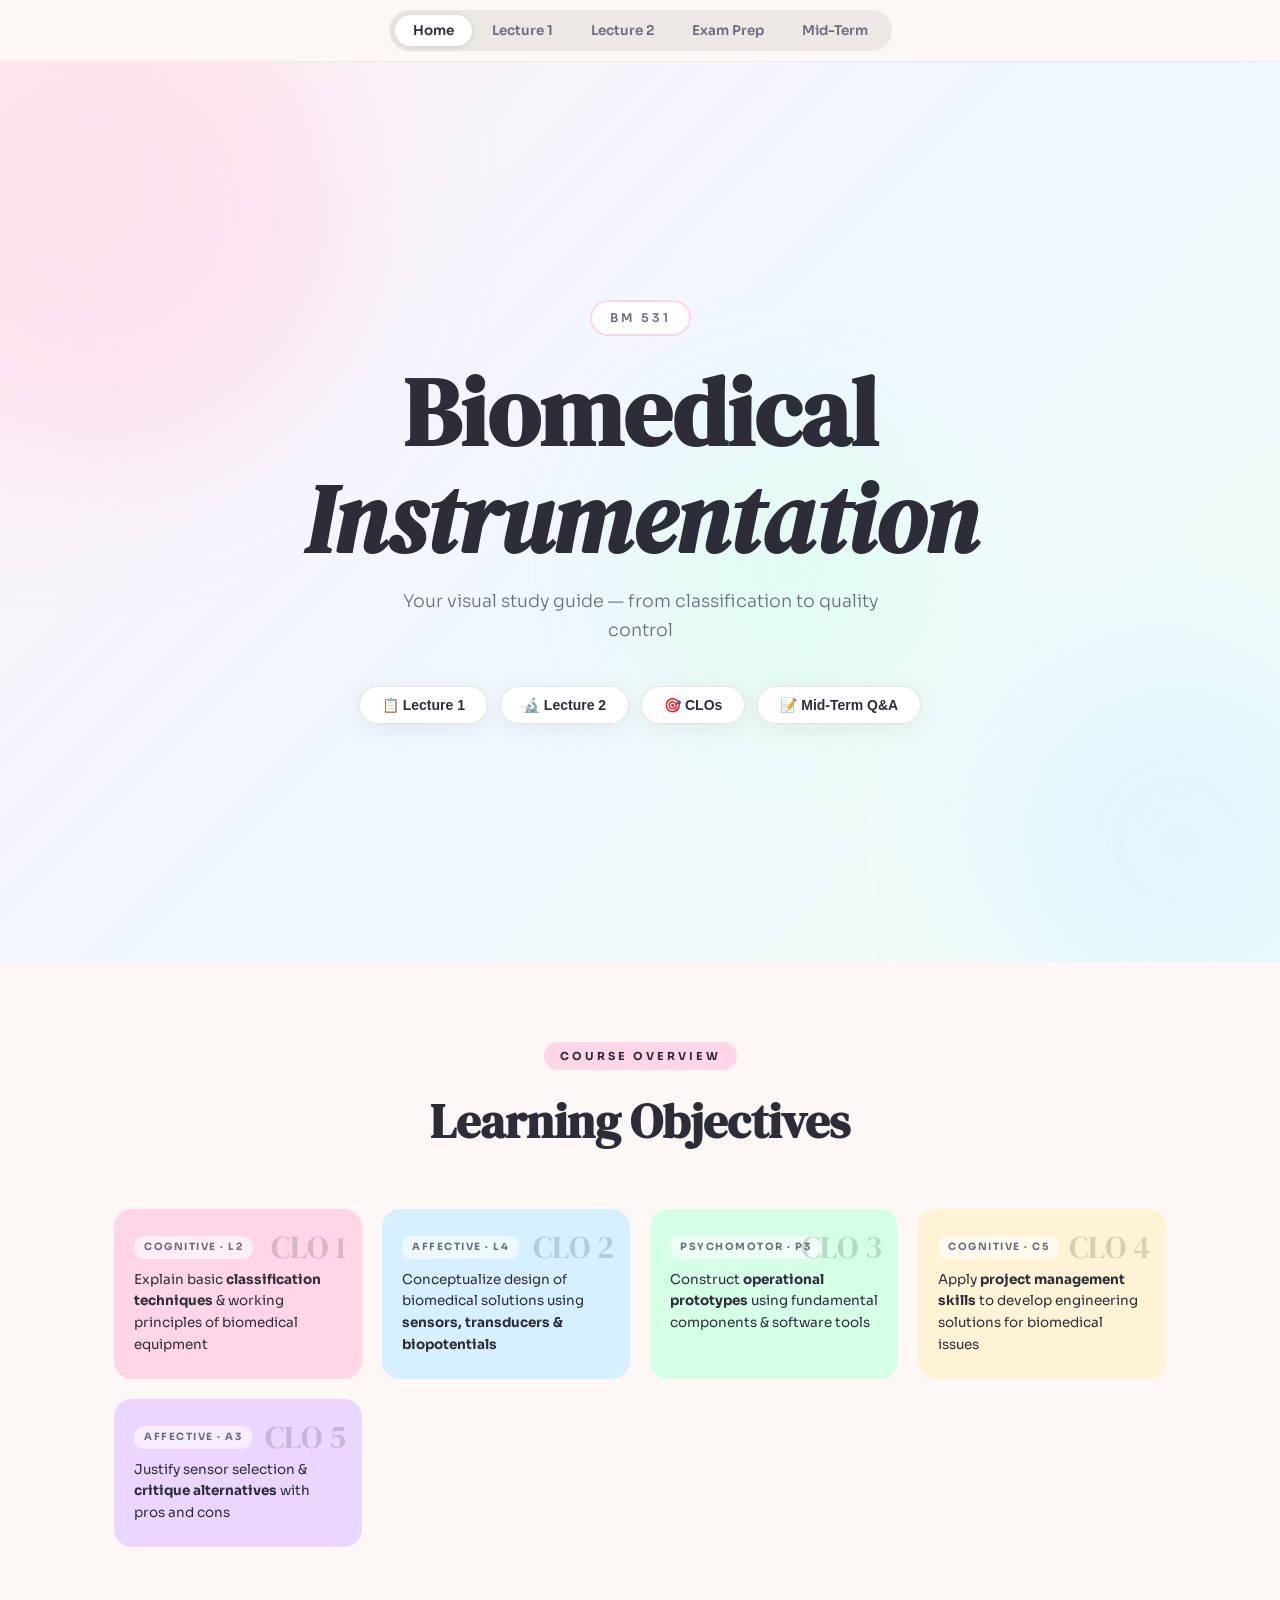
<file: index.html>
<!DOCTYPE html>
<html lang="en">
<head>
  <meta charset="UTF-8" />
  <meta name="viewport" content="width=device-width, initial-scale=1.0" />
  <title>BM 531 — Biomedical Instrumentation</title>
  <link rel="stylesheet" href="style.css?v=2" />
  <link rel="preconnect" href="https://fonts.googleapis.com" />
  <link rel="preconnect" href="https://fonts.gstatic.com" crossorigin />
  <link href="https://fonts.googleapis.com/css2?family=Sora:wght@300;400;600;700&family=DM+Serif+Display:ital@0;1&display=swap" rel="stylesheet" />

  <style>
    /* ── Screen nav bar ── */
    #screen-nav {
      position: sticky;
      top: 0;
      z-index: 1000;
      display: flex;
      justify-content: center;
      padding: 10px 16px;
      background: rgba(253,248,245,0.85);
      backdrop-filter: blur(12px);
      -webkit-backdrop-filter: blur(12px);
      border-bottom: 1px solid rgba(0,0,0,.06);
    }
    #screen-nav-inner {
      display: flex;
      align-items: center;
      gap: 2px;
      background: #ece8e3;
      border-radius: 99px;
      padding: 5px 6px;
    }
    .snav-btn {
      background: transparent;
      border: none;
      border-radius: 99px;
      padding: 7px 18px;
      font-family: 'Sora', sans-serif;
      font-size: 13.5px;
      font-weight: 600;
      color: #6b6b80;
      cursor: pointer;
      transition: background .18s, color .18s, box-shadow .18s;
      white-space: nowrap;
    }
    .snav-btn:hover { color: #2d2d3a; background: rgba(255,255,255,.5); }
    .snav-btn.active {
      background: #ffffff;
      color: #2d2d3a;
      box-shadow: 0 1px 6px rgba(0,0,0,.12);
    }

    /* ── Screen visibility ── */
    .screen { display: none; }
    .screen.active { display: block; }
  </style>
</head>
<body>

  <!-- ═══════════ SCREEN NAV BAR ═══════════ -->
  <nav id="screen-nav">
    <div id="screen-nav-inner">
      <button class="snav-btn active" data-target="screen-home">Home</button>
      <button class="snav-btn" data-target="screen-lec1">Lecture 1</button>
      <button class="snav-btn" data-target="screen-lec2">Lecture 2</button>
      <button class="snav-btn" data-target="screen-prep">Exam Prep</button>
      <button class="snav-btn" data-target="screen-midterm">Mid-Term</button>
    </div>
  </nav>

  <!-- ═══════════ SCREEN 1: HOME ═══════════ -->
  <div id="screen-home" class="screen active">

    <!-- HERO -->
    <header class="hero">
      <div class="hero-blob blob1"></div>
      <div class="hero-blob blob2"></div>
      <div class="hero-blob blob3"></div>
      <div class="hero-inner">
        <span class="course-tag">BM 531</span>
        <h1>Biomedical<br/><em>Instrumentation</em></h1>
        <p class="hero-sub">Your visual study guide — from classification to quality control</p>
        <div class="hero-pills">
          <button class="pill" onclick="goToScreen('screen-lec1')">📋 Lecture 1</button>
          <button class="pill" onclick="goToScreen('screen-lec2')">🔬 Lecture 2</button>
          <button class="pill" onclick="goToScreen('screen-home','clos')">🎯 CLOs</button>
          <button class="pill" onclick="goToScreen('screen-midterm')">📝 Mid-Term Q&amp;A</button>
        </div>
      </div>
    </header>

    <main>
      <!-- CLOs SECTION -->
      <section id="clos" class="section">
        <div class="section-header">
          <span class="section-label">Course Overview</span>
          <h2>Learning Objectives</h2>
        </div>
        <div class="clo-grid">
          <div class="clo-card" style="--accent:#ffd6e7">
            <div class="clo-num">CLO 1</div>
            <div class="clo-tag">Cognitive · L2</div>
            <p>Explain basic <strong>classification techniques</strong> & working principles of biomedical equipment</p>
          </div>
          <div class="clo-card" style="--accent:#d6f0ff">
            <div class="clo-num">CLO 2</div>
            <div class="clo-tag">Affective · L4</div>
            <p>Conceptualize design of biomedical solutions using <strong>sensors, transducers & biopotentials</strong></p>
          </div>
          <div class="clo-card" style="--accent:#d6ffe8">
            <div class="clo-num">CLO 3</div>
            <div class="clo-tag">Psychomotor · P3</div>
            <p>Construct <strong>operational prototypes</strong> using fundamental components & software tools</p>
          </div>
          <div class="clo-card" style="--accent:#fff3d6">
            <div class="clo-num">CLO 4</div>
            <div class="clo-tag">Cognitive · C5</div>
            <p>Apply <strong>project management skills</strong> to develop engineering solutions for biomedical issues</p>
          </div>
          <div class="clo-card" style="--accent:#ead6ff">
            <div class="clo-num">CLO 5</div>
            <div class="clo-tag">Affective · A3</div>
            <p>Justify sensor selection & <strong>critique alternatives</strong> with pros and cons</p>
          </div>
        </div>
      </section>
    </main>

  </div><!-- /screen-home -->

  <!-- ═══════════ SCREEN 2: LECTURE 1 ═══════════ -->
  <div id="screen-lec1" class="screen">
    <main>
      <!-- LECTURE 1 -->
      <section id="lecture1" class="section">
        <div class="section-header">
          <span class="section-label">Lecture 1</span>
          <h2>Biomedical Equipment & Classification</h2>
        </div>

        <!-- What is BM Equipment -->
        <div class="info-banner" style="--b:#ffd6e7;--bt:#ff8fab">
          <div class="info-icon">🏥</div>
          <div>
            <h3>What is Biomedical Equipment?</h3>
            <p>Devices used in healthcare for <strong>diagnosis, monitoring, treatment & rehabilitation</strong>. They apply engineering, physics, biology & medicine to support clinical decision-making.</p>
          </div>
        </div>

        <!-- Why classify -->
        <div class="why-grid">
          <h3 class="why-title">Why Classify BM Equipment?</h3>
          <div class="why-cards">
            <div class="why-card">🔍<span>Understand function & application</span></div>
            <div class="why-card">🛡️<span>Ensure patient safety</span></div>
            <div class="why-card">⚙️<span>Simplify design & maintenance</span></div>
            <div class="why-card">📚<span>Support clinical training</span></div>
          </div>
        </div>

        <!-- Classification by Function -->
        <div class="classify-block">
          <div class="classify-title">
            <span class="classify-icon">⚡</span>
            <h3>Classification by <em>Function</em></h3>
          </div>
          <div class="function-grid">
            <div class="fn-card" style="--c:#ffd6e7">
              <div class="fn-emoji">🔍</div>
              <h4>Diagnostic</h4>
              <p>Detect diseases or medical conditions</p>
              <div class="fn-examples">ECG · X-ray · MRI · Ultrasound</div>
            </div>
            <div class="fn-card" style="--c:#d6f0ff">
              <div class="fn-emoji">📡</div>
              <h4>Monitoring</h4>
              <p>Continuously observe vital signs</p>
              <div class="fn-examples">Patient Monitor · Pulse Oximeter · BP Monitor</div>
            </div>
            <div class="fn-card" style="--c:#d6ffe8">
              <div class="fn-emoji">💊</div>
              <h4>Therapeutic</h4>
              <p>Treat or manage medical conditions</p>
              <div class="fn-examples">Pacemaker · Defibrillator · Ventilator</div>
            </div>
            <div class="fn-card" style="--c:#fff3d6">
              <div class="fn-emoji">🦾</div>
              <h4>Rehabilitation</h4>
              <p>Restore or improve physical function</p>
              <div class="fn-examples">Prosthetics · Wheelchair · Physiotherapy</div>
            </div>
          </div>
        </div>

        <!-- Classification by Invasiveness -->
        <div class="classify-block">
          <div class="classify-title">
            <span class="classify-icon">🩺</span>
            <h3>Classification by <em>Invasiveness</em></h3>
          </div>
          <div class="invasive-spectrum">
            <div class="inv-bar">
              <div class="inv-item inv-low">
                <div class="inv-dot"></div>
                <h4>Non-Invasive</h4>
                <p>Does not enter the body or break the skin</p>
                <div class="inv-ex">ECG · BP Monitor · Pulse Ox · Ultrasound</div>
              </div>
              <div class="inv-line"></div>
              <div class="inv-item inv-mid">
                <div class="inv-dot"></div>
                <h4>Minimally Invasive</h4>
                <p>Enters the body but not implanted</p>
                <div class="inv-ex">Catheter · Endoscope · Biopsy Needle</div>
              </div>
              <div class="inv-line"></div>
              <div class="inv-item inv-high">
                <div class="inv-dot"></div>
                <h4>Invasive</h4>
                <p>Implanted inside the body</p>
                <div class="inv-ex">Stents · Pacemakers · Artificial Joints</div>
              </div>
            </div>
          </div>
        </div>

        <!-- Classification by Risk -->
        <div class="classify-block">
          <div class="classify-title">
            <span class="classify-icon">⚠️</span>
            <h3>Classification by <em>Risk Level</em></h3>
          </div>
          <div class="risk-wrapper">
            <div class="risk-col">
              <div class="risk-header" style="--rc:#d6ffe8">🇺🇸 FDA (USA) / DRAP (PK)</div>
              <div class="risk-card" style="--rc:#d6ffe8">
                <div class="risk-badge low">Class I</div>
                <div class="risk-label">Low Risk</div>
                <p>Minimal risk, general controls only</p>
                <div class="risk-ex">Tongue depressor · Bandages · Exam gloves</div>
              </div>
              <div class="risk-card" style="--rc:#fff3d6">
                <div class="risk-badge mid">Class II</div>
                <div class="risk-label">Moderate Risk</div>
                <p>Requires special controls</p>
                <div class="risk-ex">Infusion pump · BP monitor · ECG machine</div>
              </div>
              <div class="risk-card" style="--rc:#ffd6e7">
                <div class="risk-badge high">Class III</div>
                <div class="risk-label">High Risk</div>
                <p>Sustains life or is implanted</p>
                <div class="risk-ex">Pacemaker · Defibrillator · Heart valves</div>
              </div>
            </div>
            <div class="risk-col">
              <div class="risk-header" style="--rc:#ead6ff">🇬🇧 MDR (UK / EU)</div>
              <div class="risk-card" style="--rc:#d6ffe8">
                <div class="risk-badge low">Class I</div>
                <div class="risk-label">Low Risk</div>
                <p>Same as FDA Class I</p>
                <div class="risk-ex">Basic non-contact devices</div>
              </div>
              <div class="risk-card" style="--rc:#d6f0ff">
                <div class="risk-badge mida">Class IIa</div>
                <div class="risk-label">Low–Medium Risk</div>
                <p>Short-term or moderate risk</p>
                <div class="risk-ex">Ultrasound · Hearing aids · Diagnostic catheters</div>
              </div>
              <div class="risk-card" style="--rc:#fff3d6">
                <div class="risk-badge midb">Class IIb</div>
                <div class="risk-label">Medium–High Risk</div>
                <p>Higher risk or long-term use</p>
                <div class="risk-ex">Ventilators · Infusion pumps · Dialysis</div>
              </div>
              <div class="risk-card" style="--rc:#ffd6e7">
                <div class="risk-badge high">Class III</div>
                <div class="risk-label">High Risk</div>
                <p>Life-sustaining or implanted</p>
                <div class="risk-ex">Pacemaker · Heart valves</div>
              </div>
            </div>
          </div>
        </div>

        <!-- Classification by Energy Source -->
        <div class="classify-block">
          <div class="classify-title">
            <span class="classify-icon">🔋</span>
            <h3>Classification by <em>Energy Source</em></h3>
          </div>
          <div class="energy-grid">
            <div class="en-card" style="--ec:#ffd6e7">
              <div class="en-icon">🌡️</div>
              <h4>Thermal</h4>
              <p>Uses heat energy</p>
              <small>Diathermy unit · Incubator</small>
            </div>
            <div class="en-card" style="--ec:#d6f0ff">
              <div class="en-icon">⚙️</div>
              <h4>Mechanical</h4>
              <p>Uses mechanical force / motion</p>
              <small>Ventilator · Dialysis machine</small>
            </div>
            <div class="en-card" style="--ec:#fff3d6">
              <div class="en-icon">⚡</div>
              <h4>Electrical</h4>
              <p>Uses electrical energy</p>
              <small>ECG · Pacemaker</small>
            </div>
            <div class="en-card" style="--ec:#ead6ff">
              <div class="en-icon">☢️</div>
              <h4>Radiation</h4>
              <p>Uses ionising / non-ionising radiation</p>
              <small>X-ray · CT scanner</small>
            </div>
          </div>
        </div>

        <!-- Classification by Application -->
        <div class="classify-block">
          <div class="classify-title">
            <span class="classify-icon">🏥</span>
            <h3>Classification by <em>Application Area</em></h3>
          </div>
          <div class="app-grid">
            <div class="app-card">❤️<span class="app-name">Cardiology</span><span class="app-ex">ECG, Pacemaker</span></div>
            <div class="app-card">🧠<span class="app-name">Neurology</span><span class="app-ex">EEG, MRI</span></div>
            <div class="app-card">🦴<span class="app-name">Orthopedics</span><span class="app-ex">X-ray, Prosthetics</span></div>
            <div class="app-card">📡<span class="app-name">Radiology</span><span class="app-ex">CT, Ultrasound</span></div>
            <div class="app-card">🚨<span class="app-name">Intensive Care</span><span class="app-ex">Ventilators, Monitors</span></div>
            <div class="app-card">🦽<span class="app-name">Rehabilitation</span><span class="app-ex">Wheelchairs, Physio</span></div>
          </div>
        </div>

        <!-- Basic Principles -->
        <div class="principle-block">
          <div class="classify-title">
            <span class="classify-icon">🔬</span>
            <h3>Basic Principles of BM Equipment</h3>
          </div>
          <div class="pipeline">
            <div class="pipe-step" style="--ps:#ffd6e7">
              <div class="pipe-num">1</div>
              <div class="pipe-icon">🧬</div>
              <div class="pipe-label">Patient</div>
              <div class="pipe-desc">Biological signals: ECG, temp, pressure</div>
            </div>
            <div class="pipe-arrow">→</div>
            <div class="pipe-step" style="--ps:#d6f0ff">
              <div class="pipe-num">2</div>
              <div class="pipe-icon">📡</div>
              <div class="pipe-label">Sensors / Transducers</div>
              <div class="pipe-desc">Convert biological → electrical signals</div>
            </div>
            <div class="pipe-arrow">→</div>
            <div class="pipe-step" style="--ps:#d6ffe8">
              <div class="pipe-num">3</div>
              <div class="pipe-icon">🎛️</div>
              <div class="pipe-label">Signal Conditioning</div>
              <div class="pipe-desc">Amplify & filter the signals</div>
            </div>
            <div class="pipe-arrow">→</div>
            <div class="pipe-step" style="--ps:#fff3d6">
              <div class="pipe-num">4</div>
              <div class="pipe-icon">💻</div>
              <div class="pipe-label">Processing</div>
              <div class="pipe-desc">Analyse & interpret data</div>
            </div>
            <div class="pipe-arrow">→</div>
            <div class="pipe-step" style="--ps:#ead6ff">
              <div class="pipe-num">5</div>
              <div class="pipe-icon">📺</div>
              <div class="pipe-label">Display / Recording</div>
              <div class="pipe-desc">Show results accurately & safely</div>
            </div>
          </div>
        </div>

<!-- =====================================================
     LECTURE 1 QUIZ
     ===================================================== -->

<style>
#lecture1-quiz {
  background: #ffffff;
  border-radius: 24px;
  padding: 2.8rem 2.4rem;
  margin: 56px 0 0;
  width: 100%;
  font-family: 'Sora', sans-serif;
  color: #2d2d3a;
  box-shadow: 0 6px 32px rgba(100,60,180,.1);
  position: relative;
  overflow: hidden;
  border: 1.5px solid rgba(168,85,247,.1);
}
#lecture1-quiz::before {
  content: '';
  position: absolute;
  width: 380px; height: 380px;
  border-radius: 50%;
  background: rgba(234,214,255,.55);
  top: -140px; right: -120px;
  filter: blur(70px);
  pointer-events: none;
}
#lecture1-quiz::after {
  content: '';
  position: absolute;
  width: 260px; height: 260px;
  border-radius: 50%;
  background: rgba(214,240,255,.6);
  bottom: -100px; left: -80px;
  filter: blur(60px);
  pointer-events: none;
}
#q-progress-bar-track {
  background: rgba(168,85,247,.1);
  border-radius: 99px;
  height: 5px;
  margin-bottom: 2rem;
  overflow: hidden;
}
#q-progress-bar {
  height: 100%;
  width: 10%;
  background: linear-gradient(90deg, #a855f7, #22d3ee);
  border-radius: 99px;
  transition: width .4s ease;
}
.q-badge {
  display: inline-block;
  font-size: .68rem;
  font-weight: 700;
  letter-spacing: 1.5px;
  text-transform: uppercase;
  padding: .25rem .8rem;
  border-radius: 99px;
}
.q-badge.MCQ      { background: #ead6ff; color: #7c3aed; }
.q-badge.TF       { background: #d6f0ff; color: #0891b2; }
.q-badge.Ordering { background: #fff3d6; color: #b45309; }
.q-badge.Matching { background: #d6ffe8; color: #059669; }
.q-option-btn {
  width: 100%;
  background: #fdf8ff;
  border: 1.5px solid rgba(168,85,247,.2);
  border-radius: 14px;
  color: #3d3550;
  font-size: .92rem;
  font-weight: 500;
  font-family: 'Sora', sans-serif;
  padding: .8rem 1.2rem;
  text-align: left;
  cursor: pointer;
  transition: background .15s, border-color .15s, transform .1s, box-shadow .15s;
  display: block;
  box-shadow: 0 2px 8px rgba(168,85,247,.06);
}
.q-option-btn:hover {
  background: #f3e8ff;
  border-color: #a855f7;
  transform: translateX(3px);
  box-shadow: 0 4px 16px rgba(168,85,247,.14);
}
.q-opt-correct { background: #d6ffe8 !important; border-color: #059669 !important; color: #065f46 !important; cursor:default; transform:none !important; box-shadow:none !important; }
.q-opt-wrong   { background: #ffe4e4 !important; border-color: #ef4444 !important; color: #991b1b !important; cursor:default; transform:none !important; box-shadow:none !important; }
.q-drag-block {
  background: #fdf8ff;
  border: 1.5px solid rgba(168,85,247,.22);
  border-radius: 12px;
  color: #3d3550;
  font-size: .9rem;
  font-weight: 600;
  font-family: 'Sora', sans-serif;
  padding: .7rem 1rem;
  cursor: grab;
  user-select: none;
  transition: background .15s, border .15s, transform .12s, box-shadow .15s;
  display: flex;
  align-items: center;
  gap: .65rem;
  touch-action: none;
  box-shadow: 0 2px 8px rgba(168,85,247,.07);
}
.q-drag-block:active    { cursor: grabbing; transform: scale(1.02); }
.q-drag-block.dragging  { opacity: .4; border: 1.5px dashed #a855f7; box-shadow: none; }
.q-drag-block.drag-over { background: #f3e8ff; border-color: #a855f7; }
.match-cell {
  border-radius: 12px;
  font-size: .8rem;
  font-weight: 600;
  font-family: 'Sora', sans-serif;
  padding: .6rem .75rem;
  text-align: center;
  line-height: 1.4;
  display: flex;
  align-items: center;
  justify-content: center;
  min-height: 58px;
}
.match-cell.fixed    { background: #ead6ff; border: 1.5px solid rgba(168,85,247,.35); color: #6d28d9; }
.match-cell.moveable { background: #fdf8ff; border: 1.5px solid rgba(168,85,247,.2);  color: #3d3550; box-shadow: 0 2px 6px rgba(168,85,247,.07); }
.correct-block { background: #d6ffe8 !important; border-color: #059669 !important; color: #065f46 !important; cursor:default !important; }
.wrong-block   { background: #ffe4e4 !important; border-color: #ef4444 !important; color: #991b1b !important; cursor:default !important; }
.ud-btn {
  background: #ead6ff;
  border: 1px solid rgba(168,85,247,.3);
  border-radius: 7px;
  color: #7c3aed;
  font-size: .78rem;
  cursor: pointer;
  padding: .2rem .42rem;
  line-height: 1;
  font-family: 'Sora', sans-serif;
  transition: background .15s;
  flex-shrink: 0;
}
.ud-btn:hover    { background: #dab4fe; }
.ud-btn:disabled { opacity: .3; cursor: default; }
.q-check-btn {
  background: linear-gradient(135deg, #a855f7, #22d3ee);
  color: #fff;
  border: none;
  border-radius: 12px;
  padding: .75rem 1.6rem;
  font-size: .92rem;
  font-weight: 700;
  font-family: 'Sora', sans-serif;
  cursor: pointer;
  margin-top: 1.1rem;
  transition: opacity .2s, transform .15s, box-shadow .15s;
  width: 100%;
  box-shadow: 0 4px 18px rgba(168,85,247,.25);
}
.q-check-btn:hover { opacity: .9; transform: translateY(-1px); box-shadow: 0 6px 24px rgba(168,85,247,.35); }
#q-feedback {
  display: none;
  margin-top: 1.1rem;
  padding: .85rem 1.15rem;
  border-radius: 12px;
  font-size: .87rem;
  font-weight: 600;
  line-height: 1.6;
  font-family: 'Sora', sans-serif;
}
#q-feedback.fb-correct { background: #d6ffe8; border: 1.5px solid #6ee7b7; color: #065f46; }
#q-feedback.fb-wrong   { background: #ffe4e4; border: 1.5px solid #fca5a5; color: #991b1b; }
#q-next-btn {
  display: none;
  background: linear-gradient(135deg, #a855f7, #22d3ee);
  color: #fff;
  border: none;
  border-radius: 12px;
  padding: .65rem 1.8rem;
  font-size: .92rem;
  font-weight: 700;
  font-family: 'Sora', sans-serif;
  cursor: pointer;
  transition: opacity .2s, transform .15s, box-shadow .15s;
  margin-top: 1.4rem;
  float: right;
  box-shadow: 0 4px 18px rgba(168,85,247,.22);
}
#q-next-btn:hover { opacity: .9; transform: translateY(-1px); box-shadow: 0 6px 24px rgba(168,85,247,.32); }
#q-score-screen { display:none; text-align:center; padding:1rem 0; }
#q-score-text {
  font-size: 3.2rem;
  font-weight: 800;
  background: linear-gradient(135deg, #a855f7, #22d3ee);
  -webkit-background-clip: text;
  -webkit-text-fill-color: transparent;
  margin: .5rem 0;
}
#q-score-msg { color: #6b6b80; font-size: .95rem; margin: .5rem 0 1.6rem; }
.q-restart-btn {
  background: #ead6ff;
  color: #7c3aed;
  border: 1.5px solid rgba(168,85,247,.3);
  border-radius: 12px;
  padding: .65rem 1.8rem;
  font-size: .9rem;
  font-weight: 700;
  font-family: 'Sora', sans-serif;
  cursor: pointer;
  transition: background .2s, box-shadow .2s;
  box-shadow: 0 2px 10px rgba(168,85,247,.12);
}
.q-restart-btn:hover { background: #dab4fe; box-shadow: 0 4px 16px rgba(168,85,247,.22); }
.q-hint {
  color: #9a8fb5;
  font-size: .78rem;
  font-style: italic;
  margin: 0 0 .8rem;
}
.match-col-hdr {
  color: #a855f7;
  font-size: .7rem;
  font-weight: 700;
  text-transform: uppercase;
  letter-spacing: .8px;
  text-align: center;
  padding: .2rem 0 .3rem;
}
.q-nav-row::after { content:''; display:table; clear:both; }
</style>

<div id="lecture1-quiz">
  <div style="margin-bottom:1.8rem;position:relative;z-index:1;">
    <div style="font-size:1.1rem;font-weight:800;letter-spacing:-.3px;margin-bottom:.25rem;color:#2d2d3a;">🧠 Lecture 1 Quiz</div>
    <div style="color:#9a8fb5;font-size:.82rem;">10 questions · MCQ · True/False · Ordering · Matching</div>
  </div>
  <div id="q-progress-bar-track" style="position:relative;z-index:1;"><div id="q-progress-bar"></div></div>
  <div style="display:flex;justify-content:space-between;align-items:center;margin-bottom:1.1rem;position:relative;z-index:1;">
    <span id="q-counter" style="color:#9a8fb5;font-size:.8rem;font-weight:600;">Question 1 of 10</span>
    <span id="q-type-badge"></span>
  </div>
  <div id="q-text" style="font-size:1rem;font-weight:600;line-height:1.65;margin-bottom:1.4rem;min-height:48px;color:#2d2d3a;position:relative;z-index:1;"></div>
  <div id="q-options" style="display:flex;flex-direction:column;gap:.65rem;position:relative;z-index:1;"></div>
  <div id="q-feedback" style="position:relative;z-index:1;"></div>
  <div class="q-nav-row" style="position:relative;z-index:1;">
    <button id="q-next-btn" onclick="nextQuestion()">Next →</button>
  </div>
  <div id="q-score-screen" style="position:relative;z-index:1;">
    <div style="font-size:2.6rem;margin-bottom:.8rem;">🏆</div>
    <div style="font-size:1.1rem;font-weight:700;margin-bottom:.3rem;color:#2d2d3a;">Quiz Complete!</div>
    <div id="q-score-text"></div>
    <p id="q-score-msg"></p>
    <button class="q-restart-btn" onclick="restartQuiz()">🔄 Restart Quiz</button>
  </div>
</div>

<script>
(function(){
  function shuffle(arr){const a=[...arr];for(let i=a.length-1;i>0;i--){const j=Math.floor(Math.random()*(i+1));[a[i],a[j]]=[a[j],a[i]];}return a;}
  const MATCH_IDX=2, DRAG_IDX=8;
  const matchData=[
    {label:"Class I (Low Risk)",       def:"Minimal risk to the patient",                              ex:"Tongue depressors or bandages"},
    {label:"Class II (Moderate Risk)", def:"Devices with moderate risk that require special controls", ex:"Infusion pumps, BP monitors"},
    {label:"Class III (High Risk)",    def:"These devices usually sustain life or are implanted",      ex:"Heart valves or pacemakers"},
  ];
  const correctChain=["Patient","Sensors / Transducers","Signal Conditioning","Processing","Display / Recording"];
  const questions=[
    {type:"MCQ",       q:"Which of the following BEST describes the primary purpose of biomedical equipment?",
     options:["Manufacturing pharmaceutical drugs","Diagnosis, monitoring, treatment & rehabilitation of patients","Managing hospital administrative records","Conducting laboratory chemical experiments"],answer:1},
    {type:"True/False",q:"True or False: An ECG machine is classified as a Therapeutic device.",options:["True","False"],answer:1},
    {type:"Matching",  q:"Match each FDA Risk Class to its correct definition and example. Use ▲ ▼ to reorder the middle and right columns until every row lines up correctly.",options:null,answer:null},
    {type:"True/False",q:"True or False: A catheter is considered a Non-Invasive device.",options:["True","False"],answer:1},
    {type:"MCQ",       q:"In the instrumentation chain, what is the role of the Signal Conditioning stage?",
     options:["Convert biological signals to electrical signals","Display the final result on a screen","Amplify and filter the electrical signal","Store data in a database"],answer:2},
    {type:"MCQ",       q:"Which MDR (UK/EU) classification covers devices with medium-to-high risk, such as ventilators and infusion pumps?",
     options:["Class I","Class IIa","Class IIb","Class III"],answer:2},
    {type:"True/False",q:"True or False: A pacemaker is classified as both Therapeutic (by function) and Invasive (by invasiveness).",options:["True","False"],answer:0},
    {type:"MCQ",       q:"Which energy source classification applies to an X-ray machine?",options:["Thermal","Mechanical","Electrical","Radiation"],answer:3},
    {type:"Ordering",  q:"Drag and drop the blocks into the correct order of the Biomedical Instrumentation Chain ⬇️",options:null,answer:null},
    {type:"True/False",q:"True or False: Under FDA classification, an infusion pump falls under Class II (Moderate Risk).",options:["True","False"],answer:0},
  ];
  let current=0,score=0,answered=false,defOrder=[],exOrder=[],chainDragSrc=null;
  function render(){
    const q=questions[current];
    document.getElementById('q-counter').textContent=`Question ${current+1} of ${questions.length}`;
    document.getElementById('q-progress-bar').style.width=`${((current+1)/questions.length)*100}%`;
    const badge=document.getElementById('q-type-badge');
    const badgeClass={MCQ:'MCQ','True/False':'TF',Ordering:'Ordering',Matching:'Matching'}[q.type]||'MCQ';
    badge.className=`q-badge ${badgeClass}`;
    badge.textContent=q.type;
    document.getElementById('q-text').textContent=q.q;
    const fb=document.getElementById('q-feedback');
    fb.style.display='none'; fb.className='';
    document.getElementById('q-next-btn').style.display='none';
    answered=false;
    const c=document.getElementById('q-options');
    c.innerHTML=''; c.style.flexDirection='column'; c.style.gap='.65rem';
    if(current===MATCH_IDX) renderMatch(c);
    else if(current===DRAG_IDX) renderChain(c);
    else renderMCQ(c,q);
  }
  function renderMCQ(c,q){
    q.options.forEach((opt,i)=>{
      const btn=document.createElement('button');
      btn.className='q-option-btn'; btn.textContent=opt;
      btn.onclick=()=>selectAnswer(i);
      c.appendChild(btn);
    });
  }
  window.selectAnswer=function(chosen){
    if(answered)return; answered=true;
    const q=questions[current],correct=q.answer;
    document.querySelectorAll('.q-option-btn').forEach((btn,i)=>{
      btn.onclick=null;
      if(i===correct) btn.classList.add('q-opt-correct');
      if(i===chosen&&chosen!==correct) btn.classList.add('q-opt-wrong');
    });
    if(chosen===correct)score++;
    showFeedback(chosen===correct,chosen===correct?null:`The correct answer is: "${q.options[correct]}"`);
    showNext();
  };
  const matchGRID='1fr 18px 1fr 34px 18px 1fr 34px';
  function renderMatch(c){
    defOrder=shuffle([0,1,2]); exOrder=shuffle([0,1,2]);
    const hint=document.createElement('p'); hint.className='q-hint';
    hint.textContent='💡 Use ▲ ▼ to reorder definitions and examples so each row lines up correctly';
    c.appendChild(hint);
    const hRow=document.createElement('div');
    hRow.style.cssText=`display:grid;grid-template-columns:${matchGRID};gap:.4rem;margin-bottom:.3rem;`;
    ['🏷️ Class','','📖 Definition','','','💡 Example',''].forEach(h=>{
      const d=document.createElement('div'); d.className='match-col-hdr'; d.textContent=h; hRow.appendChild(d);
    });
    c.appendChild(hRow);
    const rowsWrap=document.createElement('div');
    rowsWrap.id='match-rows'; rowsWrap.style.cssText='display:flex;flex-direction:column;gap:.4rem;';
    c.appendChild(rowsWrap);
    buildMatchRows(rowsWrap);
    const checkBtn=document.createElement('button');
    checkBtn.className='q-check-btn'; checkBtn.id='q-check-match-btn';
    checkBtn.textContent='Check Matches ✓'; checkBtn.onclick=checkMatch;
    c.appendChild(checkBtn);
  }
  function buildMatchRows(wrap){
    wrap.innerHTML='';
    for(let row=0;row<3;row++){
      const rowEl=document.createElement('div');
      rowEl.style.cssText=`display:grid;grid-template-columns:${matchGRID};gap:.4rem;align-items:center;`;
      const lbl=document.createElement('div'); lbl.className='match-cell fixed';
      lbl.textContent=matchData[row].label; rowEl.appendChild(lbl);
      rowEl.appendChild(arrowEl());
      const dc=document.createElement('div'); dc.className='match-cell moveable';
      dc.dataset.col='def'; dc.dataset.row=row;
      dc.textContent=matchData[defOrder[row]].def; rowEl.appendChild(dc);
      rowEl.appendChild(makeUD('def',row));
      rowEl.appendChild(arrowEl());
      const ec=document.createElement('div'); ec.className='match-cell moveable';
      ec.dataset.col='ex'; ec.dataset.row=row;
      ec.textContent=matchData[exOrder[row]].ex; rowEl.appendChild(ec);
      rowEl.appendChild(makeUD('ex',row));
      wrap.appendChild(rowEl);
    }
  }
  function arrowEl(){
    const d=document.createElement('div');
    d.style.cssText='text-align:center;color:rgba(168,85,247,.4);font-size:.85rem;';
    d.textContent='→'; return d;
  }
  function makeUD(col,row){
    const wrap=document.createElement('div');
    wrap.style.cssText='display:flex;flex-direction:column;align-items:center;gap:.18rem;';
    if(row>0){const u=document.createElement('button');u.className='ud-btn';u.textContent='▲';u.onclick=()=>{if(!answered)shiftRow(col,row,-1);};wrap.appendChild(u);}
    if(row<2){const d=document.createElement('button');d.className='ud-btn';d.textContent='▼';d.onclick=()=>{if(!answered)shiftRow(col,row,1);};wrap.appendChild(d);}
    return wrap;
  }
  function shiftRow(col,row,dir){
    const order=col==='def'?defOrder:exOrder,other=row+dir;
    if(other<0||other>2)return;
    [order[row],order[other]]=[order[other],order[row]];
    document.querySelectorAll('#match-rows .match-cell.moveable').forEach(cell=>{
      const ct=cell.dataset.col,r=parseInt(cell.dataset.row),ord=ct==='def'?defOrder:exOrder;
      cell.textContent=ct==='def'?matchData[ord[r]].def:matchData[ord[r]].ex;
    });
  }
  function checkMatch(){
    if(answered)return; answered=true;
    let allOk=true;
    document.querySelectorAll('#match-rows .match-cell.moveable').forEach(cell=>{
      const ct=cell.dataset.col,r=parseInt(cell.dataset.row),ord=ct==='def'?defOrder:exOrder;
      const ok=ord[r]===r; cell.classList.add(ok?'correct-block':'wrong-block'); if(!ok)allOk=false;
    });
    document.querySelectorAll('.ud-btn').forEach(b=>b.disabled=true);
    document.getElementById('q-check-match-btn').style.display='none';
    if(allOk)score++;
    const fb=document.getElementById('q-feedback');
    fb.style.display='block';
    if(allOk){ fb.className='fb-correct'; fb.textContent='✅ Perfect! All rows matched correctly!'; }
    else{ fb.className='fb-wrong'; fb.innerHTML='❌ Not quite! Correct alignment:<br>Row 1: Class I → Minimal risk → Tongue depressors or bandages<br>Row 2: Class II → Moderate risk / special controls → Infusion pumps, BP monitors<br>Row 3: Class III → Life-sustaining or implanted → Heart valves or pacemakers'; }
    showNext();
  }
  function renderChain(c){
    const hint=document.createElement('p'); hint.className='q-hint';
    hint.textContent='💡 Drag to reorder, then press Check Order'; c.appendChild(hint);
    shuffle(correctChain).forEach(label=>c.appendChild(makeChainBlock(label)));
    const btn=document.createElement('button'); btn.className='q-check-btn'; btn.id='q-check-chain-btn';
    btn.textContent='Check Order ✓'; btn.onclick=checkChain; c.appendChild(btn);
  }
  function makeChainBlock(label){
    const b=document.createElement('div'); b.className='q-drag-block'; b.draggable=true;
    b.innerHTML=`<span style="color:#a855f7;font-size:1rem;flex-shrink:0;">⠿</span><span>${label}</span>`;
    b.addEventListener('dragstart',e=>{chainDragSrc=chainIdx(b);setTimeout(()=>b.classList.add('dragging'),0);e.dataTransfer.effectAllowed='move';});
    b.addEventListener('dragend',()=>b.classList.remove('dragging'));
    b.addEventListener('dragover',e=>{e.preventDefault();b.classList.add('drag-over');});
    b.addEventListener('dragleave',()=>b.classList.remove('drag-over'));
    b.addEventListener('drop',e=>{e.preventDefault();b.classList.remove('drag-over');const ti=chainIdx(b);if(chainDragSrc!==null&&chainDragSrc!==ti)chainSwap(chainDragSrc,ti);chainDragSrc=null;});
    b.addEventListener('touchstart',e=>{chainDragSrc=chainIdx(b);b.classList.add('dragging');},{passive:true});
    b.addEventListener('touchmove',e=>{e.preventDefault();const y=e.touches[0].clientY;chainBlocks().forEach(x=>{const r=x.getBoundingClientRect();x.classList.toggle('drag-over',x!==b&&y>=r.top&&y<=r.bottom);});},{passive:false});
    b.addEventListener('touchend',()=>{b.classList.remove('dragging');const ov=chainBlocks().find(x=>x.classList.contains('drag-over'));if(ov){ov.classList.remove('drag-over');const ti=chainIdx(ov);if(chainDragSrc!==null&&chainDragSrc!==ti)chainSwap(chainDragSrc,ti);}chainDragSrc=null;});
    return b;
  }
  function chainBlocks(){return[...document.querySelectorAll('#q-options .q-drag-block')];}
  function chainIdx(b){return chainBlocks().indexOf(b);}
  function chainSwap(from,to){const c=document.getElementById('q-options'),all=chainBlocks();if(from<to)c.insertBefore(all[from],all[to].nextSibling);else c.insertBefore(all[from],all[to]);}
  function checkChain(){
    if(answered)return; answered=true;
    const all=chainBlocks(),labels=all.map(b=>b.querySelector('span:last-child').textContent);
    const ok=labels.every((l,i)=>l===correctChain[i]);
    all.forEach((b,i)=>{b.draggable=false;b.classList.remove('drag-over','dragging');b.classList.add(labels[i]===correctChain[i]?'correct-block':'wrong-block');});
    document.getElementById('q-check-chain-btn').style.display='none';
    if(ok)score++;
    showFeedback(ok,ok?null:`Correct order: ${correctChain.join(' → ')}`);
    showNext();
  }
  function showFeedback(ok,msg){
    const fb=document.getElementById('q-feedback');
    fb.style.display='block';
    fb.className=ok?'fb-correct':'fb-wrong';
    fb.textContent=ok?'✅ Correct!':(msg?`❌ ${msg}`:'❌ Incorrect.');
  }
  function showNext(){
    const nb=document.getElementById('q-next-btn');
    nb.style.display='inline-block';
    nb.textContent=current<questions.length-1?'Next →':'See Score';
  }
  window.nextQuestion=function(){current++;if(current>=questions.length)showScore();else render();};
  function showScore(){
    ['q-counter','q-type-badge','q-text','q-options','q-feedback','q-next-btn'].forEach(id=>document.getElementById(id).style.display='none');
    document.getElementById('q-progress-bar-track').style.display='none';
    const pct=Math.round((score/questions.length)*100);
    const msg=pct===100?'Perfect score! Definitely a nerd! 🌟':pct>=80?'Great work! You know Lecture 1 well. 💪 (Nerd)':pct>=60?'Good effort! Review the missed topics. 📖':"Keep studying — you need it! 💡";
    document.getElementById('q-score-text').textContent=`${score} / ${questions.length}`;
    document.getElementById('q-score-msg').textContent=`${pct}% — ${msg}`;
    document.getElementById('q-score-screen').style.display='block';
  }
  window.restartQuiz=function(){
    current=0; score=0;
    ['q-counter','q-type-badge','q-text','q-options'].forEach(id=>document.getElementById(id).style.display='');
    document.getElementById('q-feedback').style.display='none';
    document.getElementById('q-next-btn').style.display='none';
    document.getElementById('q-progress-bar-track').style.display='';
    document.getElementById('q-score-screen').style.display='none';
    render();
  };
  render();
})();
</script>

      </section>
    </main>
  </div><!-- /screen-lec1 -->

  <!-- ═══════════ SCREEN 3: LECTURE 2 ═══════════ -->
  <div id="screen-lec2" class="screen">
    <main>
      <!-- LECTURE 2 -->
      <section id="lecture2" class="section">
        <div class="section-header">
          <span class="section-label">Lecture 2</span>
          <h2>Quality Assurance & Quality Control</h2>
        </div>

        <div class="info-banner" style="--b:#d6f0ff;--bt:#5ba8d4">
          <div class="info-icon">⚠️</div>
          <div>
            <h3>Why does it matter?</h3>
            <p>Equipment malfunctions can cause <strong>incorrect diagnosis, ineffective treatment,</strong> or <strong>patient harm</strong>. QA & QC are essential in healthcare technology management.</p>
          </div>
        </div>

        <div class="compare-block">
          <div class="compare-card" style="--cc:#d6ffe8">
            <div class="compare-icon">🛡️</div>
            <h3>Quality Assurance (QA)</h3>
            <div class="compare-def">A <strong>planned & systematic</strong> process ensuring equipment consistently meets quality & safety standards</div>
            <div class="compare-tags">
              <span>✅ Prevents defects</span>
              <span>🔄 Process-oriented</span>
              <span>🚀 Proactive</span>
            </div>
          </div>
          <div class="compare-vs">VS</div>
          <div class="compare-card" style="--cc:#ffd6e7">
            <div class="compare-icon">🔍</div>
            <h3>Quality Control (QC)</h3>
            <div class="compare-def"><strong>Operational techniques & testing</strong> used to verify that equipment meets specified standards</div>
            <div class="compare-tags">
              <span>🔎 Detects defects</span>
              <span>📦 Product-oriented</span>
              <span>⚡ Reactive</span>
            </div>
          </div>
        </div>

        <div class="classify-block">
          <div class="classify-title">
            <span class="classify-icon">🚨</span>
            <h3>Common Defects in Medical Equipment</h3>
          </div>
          <div class="defect-list">
            <div class="defect-item" style="--dc:#ffd6e7"><span class="defect-icon">⚡</span><div><strong>Electrical Defects</strong><p>Power issues, line noise (noise from supply)</p></div></div>
            <div class="defect-item" style="--dc:#d6f0ff"><span class="defect-icon">⚙️</span><div><strong>Mechanical Defects</strong><p>Motor failure, wear and tear</p></div></div>
            <div class="defect-item" style="--dc:#d6ffe8"><span class="defect-icon">💻</span><div><strong>Software Defects</strong><p>System crashes, firmware bugs</p></div></div>
            <div class="defect-item" style="--dc:#fff3d6"><span class="defect-icon">📊</span><div><strong>Measurement Errors</strong><p>Inaccurate readings, signal errors</p></div></div>
            <div class="defect-item" style="--dc:#ead6ff"><span class="defect-icon">🌧️</span><div><strong>Environmental Damage</strong><p>Corrosion, dust accumulation</p></div></div>
          </div>
        </div>

        <div class="classify-block">
          <div class="classify-title">
            <span class="classify-icon">📊</span>
            <h3>Key Performance Indicators (KPIs)</h3>
          </div>
          <div class="kpi-grid">
            <div class="kpi-card" style="--kc:#ffd6e7"><div class="kpi-icon">🎯</div><h4>Precision</h4><p>Ability to produce <strong>consistent</strong> results repeatedly</p></div>
            <div class="kpi-card" style="--kc:#d6f0ff"><div class="kpi-icon">✅</div><h4>Accuracy</h4><p>Closeness of measurement to the <strong>true value</strong></p></div>
            <div class="kpi-card" style="--kc:#d6ffe8"><div class="kpi-icon">🔬</div><h4>Sensitivity</h4><p>Ability to detect <strong>small changes</strong> in measurement</p></div>
            <div class="kpi-card" style="--kc:#fff3d6"><div class="kpi-icon">🔁</div><h4>Repeatability</h4><p>Same result under <strong>identical conditions</strong></p></div>
            <div class="kpi-card" style="--kc:#ead6ff"><div class="kpi-icon">⏱️</div><h4>Response Time</h4><p>Time taken to <strong>respond to an input</strong></p></div>
          </div>
        </div>

        <div class="classify-block">
          <div class="classify-title">
            <span class="classify-icon">🧪</span>
            <h3>Methods to Test KPIs</h3>
          </div>
          <div class="method-steps">
            <div class="method-step" style="--ms:#ffd6e7"><div class="ms-num">1</div><div class="ms-content"><strong>Functional Testing</strong><p>Verify the device performs its intended function correctly</p></div></div>
            <div class="method-step" style="--ms:#d6f0ff"><div class="ms-num">2</div><div class="ms-content"><strong>Electrical Safety Testing</strong><p>Check leakage current, insulation resistance & grounding</p></div></div>
            <div class="method-step" style="--ms:#d6ffe8"><div class="ms-num">3</div><div class="ms-content"><strong>Comparison with Reference Standards</strong><p>Calibrate against gold-standard known-value instruments</p></div></div>
            <div class="method-step" style="--ms:#fff3d6"><div class="ms-num">4</div><div class="ms-content"><strong>Use of Analysers & Simulators</strong><p>Simulate patient signals to test device response</p></div></div>
          </div>
        </div>

<!-- =====================================================
     LECTURE 2 QUIZ
     ===================================================== -->
<style>
#lecture2-quiz {
  background: #ffffff;
  border-radius: 24px;
  padding: 2.8rem 2.4rem;
  margin: 56px 0 0;
  width: 100%;
  font-family: 'Sora', sans-serif;
  color: #2d2d3a;
  box-shadow: 0 6px 32px rgba(100,60,180,.1);
  position: relative;
  overflow: hidden;
  border: 1.5px solid rgba(168,85,247,.1);
}
#lecture2-quiz::before {
  content: '';
  position: absolute;
  width: 380px; height: 380px;
  border-radius: 50%;
  background: rgba(234,214,255,.55);
  top: -140px; right: -120px;
  filter: blur(70px);
  pointer-events: none;
}
#lecture2-quiz::after {
  content: '';
  position: absolute;
  width: 260px; height: 260px;
  border-radius: 50%;
  background: rgba(214,240,255,.6);
  bottom: -100px; left: -80px;
  filter: blur(60px);
  pointer-events: none;
}
#q2-progress-bar-track { background: rgba(168,85,247,.1); border-radius: 99px; height: 5px; margin-bottom: 2rem; overflow: hidden; }
#q2-progress-bar { height: 100%; width: 10%; background: linear-gradient(90deg, #a855f7, #22d3ee); border-radius: 99px; transition: width .4s ease; }
.q2-badge { display: inline-block; font-size: .68rem; font-weight: 700; letter-spacing: 1.5px; text-transform: uppercase; padding: .25rem .8rem; border-radius: 99px; }
.q2-badge.MCQ      { background: #ead6ff; color: #7c3aed; }
.q2-badge.TF       { background: #d6f0ff; color: #0891b2; }
.q2-badge.Ordering { background: #fff3d6; color: #b45309; }
.q2-badge.Matching { background: #d6ffe8; color: #059669; }
.q2-option-btn { width: 100%; background: #fdf8ff; border: 1.5px solid rgba(168,85,247,.2); border-radius: 14px; color: #3d3550; font-size: .92rem; font-weight: 500; font-family: 'Sora', sans-serif; padding: .8rem 1.2rem; text-align: left; cursor: pointer; transition: background .15s, border-color .15s, transform .1s, box-shadow .15s; display: block; box-shadow: 0 2px 8px rgba(168,85,247,.06); }
.q2-option-btn:hover { background: #f3e8ff; border-color: #a855f7; transform: translateX(3px); box-shadow: 0 4px 16px rgba(168,85,247,.14); }
.q2-opt-correct { background: #d6ffe8 !important; border-color: #059669 !important; color: #065f46 !important; cursor:default; transform:none !important; box-shadow:none !important; }
.q2-opt-wrong   { background: #ffe4e4 !important; border-color: #ef4444 !important; color: #991b1b !important; cursor:default; transform:none !important; box-shadow:none !important; }
.q2-drag-block { background: #fdf8ff; border: 1.5px solid rgba(168,85,247,.22); border-radius: 12px; color: #3d3550; font-size: .9rem; font-weight: 600; font-family: 'Sora', sans-serif; padding: .7rem 1rem; cursor: grab; user-select: none; transition: background .15s, border .15s, transform .12s, box-shadow .15s; display: flex; align-items: center; gap: .65rem; touch-action: none; box-shadow: 0 2px 8px rgba(168,85,247,.07); }
.q2-drag-block:active    { cursor: grabbing; transform: scale(1.02); }
.q2-drag-block.dragging  { opacity: .4; border: 1.5px dashed #a855f7; box-shadow: none; }
.q2-drag-block.drag-over { background: #f3e8ff; border-color: #a855f7; }
.match2-cell { border-radius: 12px; font-size: .8rem; font-weight: 600; font-family: 'Sora', sans-serif; padding: .6rem .75rem; text-align: center; line-height: 1.4; display: flex; align-items: center; justify-content: center; min-height: 58px; }
.match2-cell.fixed    { background: #ead6ff; border: 1.5px solid rgba(168,85,247,.35); color: #6d28d9; }
.match2-cell.moveable { background: #fdf8ff; border: 1.5px solid rgba(168,85,247,.2);  color: #3d3550; box-shadow: 0 2px 6px rgba(168,85,247,.07); }
.correct2-block { background: #d6ffe8 !important; border-color: #059669 !important; color: #065f46 !important; cursor:default !important; }
.wrong2-block   { background: #ffe4e4 !important; border-color: #ef4444 !important; color: #991b1b !important; cursor:default !important; }
.ud2-btn { background: #ead6ff; border: 1px solid rgba(168,85,247,.3); border-radius: 7px; color: #7c3aed; font-size: .78rem; cursor: pointer; padding: .2rem .42rem; line-height: 1; font-family: 'Sora', sans-serif; transition: background .15s; flex-shrink: 0; }
.ud2-btn:hover    { background: #dab4fe; }
.ud2-btn:disabled { opacity: .3; cursor: default; }
.q2-check-btn { background: linear-gradient(135deg, #a855f7, #22d3ee); color: #fff; border: none; border-radius: 12px; padding: .75rem 1.6rem; font-size: .92rem; font-weight: 700; font-family: 'Sora', sans-serif; cursor: pointer; margin-top: 1.1rem; transition: opacity .2s, transform .15s, box-shadow .15s; width: 100%; box-shadow: 0 4px 18px rgba(168,85,247,.25); }
.q2-check-btn:hover { opacity: .9; transform: translateY(-1px); box-shadow: 0 6px 24px rgba(168,85,247,.35); }
#q2-feedback { display: none; margin-top: 1.1rem; padding: .85rem 1.15rem; border-radius: 12px; font-size: .87rem; font-weight: 600; line-height: 1.6; font-family: 'Sora', sans-serif; }
#q2-feedback.fb-correct { background: #d6ffe8; border: 1.5px solid #6ee7b7; color: #065f46; }
#q2-feedback.fb-wrong   { background: #ffe4e4; border: 1.5px solid #fca5a5; color: #991b1b; }
#q2-next-btn { display: none; background: linear-gradient(135deg, #a855f7, #22d3ee); color: #fff; border: none; border-radius: 12px; padding: .65rem 1.8rem; font-size: .92rem; font-weight: 700; font-family: 'Sora', sans-serif; cursor: pointer; transition: opacity .2s, transform .15s, box-shadow .15s; margin-top: 1.4rem; float: right; box-shadow: 0 4px 18px rgba(168,85,247,.22); }
#q2-next-btn:hover { opacity: .9; transform: translateY(-1px); box-shadow: 0 6px 24px rgba(168,85,247,.32); }
#q2-score-screen { display:none; text-align:center; padding:1rem 0; }
#q2-score-text { font-size: 3.2rem; font-weight: 800; background: linear-gradient(135deg, #a855f7, #22d3ee); -webkit-background-clip: text; -webkit-text-fill-color: transparent; margin: .5rem 0; }
#q2-score-msg { color: #6b6b80; font-size: .95rem; margin: .5rem 0 1.6rem; }
.q2-restart-btn { background: #ead6ff; color: #7c3aed; border: 1.5px solid rgba(168,85,247,.3); border-radius: 12px; padding: .65rem 1.8rem; font-size: .9rem; font-weight: 700; font-family: 'Sora', sans-serif; cursor: pointer; transition: background .2s, box-shadow .2s; box-shadow: 0 2px 10px rgba(168,85,247,.12); }
.q2-restart-btn:hover { background: #dab4fe; box-shadow: 0 4px 16px rgba(168,85,247,.22); }
.q2-hint { color: #9a8fb5; font-size: .78rem; font-style: italic; margin: 0 0 .8rem; }
.match2-col-hdr { color: #a855f7; font-size: .7rem; font-weight: 700; text-transform: uppercase; letter-spacing: .8px; text-align: center; padding: .2rem 0 .3rem; }
#q2-back-btn { background: #f3e8ff; color: #7c3aed; border: 1.5px solid rgba(168,85,247,.25); border-radius: 12px; padding: .65rem 1.4rem; font-size: .92rem; font-weight: 700; font-family: 'Sora', sans-serif; cursor: pointer; transition: background .2s, box-shadow .2s; box-shadow: 0 2px 10px rgba(168,85,247,.08); }
#q2-back-btn:hover { background: #dab4fe; box-shadow: 0 4px 16px rgba(168,85,247,.18); }
#q2-review-banner { display: none; background: #fff3d6; border: 1.5px solid #fbbf24; border-radius: 10px; color: #92400e; font-size: .78rem; font-weight: 700; padding: .45rem .9rem; margin-bottom: 1rem; position: relative; z-index: 1; letter-spacing: .2px; }
</style>

<div id="lecture2-quiz">
  <div style="margin-bottom:1.8rem;position:relative;z-index:1;">
    <div style="font-size:1.1rem;font-weight:800;letter-spacing:-.3px;margin-bottom:.25rem;color:#2d2d3a;">🔬 Lecture 2 Quiz</div>
    <div style="color:#9a8fb5;font-size:.82rem;">10 questions · MCQ · True/False · Ordering · Matching</div>
  </div>
  <div id="q2-progress-bar-track" style="position:relative;z-index:1;"><div id="q2-progress-bar"></div></div>
  <div style="display:flex;justify-content:space-between;align-items:center;margin-bottom:1.1rem;position:relative;z-index:1;">
    <span id="q2-counter" style="color:#9a8fb5;font-size:.8rem;font-weight:600;">Question 1 of 10</span>
    <span id="q2-type-badge"></span>
  </div>
  <div id="q2-review-banner">👁️ Reviewing Q<span id="q2-review-num"></span> — answers locked until restart</div>
  <div id="q2-text" style="font-size:1rem;font-weight:600;line-height:1.65;margin-bottom:1.4rem;min-height:48px;color:#2d2d3a;position:relative;z-index:1;"></div>
  <div id="q2-options" style="display:flex;flex-direction:column;gap:.65rem;position:relative;z-index:1;"></div>
  <div id="q2-feedback" style="position:relative;z-index:1;"></div>
  <div class="q2-nav-row" style="position:relative;z-index:1;display:flex;justify-content:space-between;align-items:center;">
    <button id="q2-back-btn" onclick="prevQuestion2()" style="display:none;">← Back</button>
    <button id="q2-next-btn" onclick="nextQuestion2()" style="display:none;margin-top:0;float:none;">Next →</button>
  </div>
  <div id="q2-score-screen" style="position:relative;z-index:1;">
    <div style="font-size:2.6rem;margin-bottom:.8rem;">🏆</div>
    <div style="font-size:1.1rem;font-weight:700;margin-bottom:.3rem;color:#2d2d3a;">Quiz Complete!</div>
    <div id="q2-score-text"></div>
    <p id="q2-score-msg"></p>
    <button class="q2-restart-btn" onclick="restartQuiz2()">🔄 Restart Quiz</button>
  </div>
</div>

<script>
(function(){
  function shuffle(arr){const a=[...arr];for(let i=a.length-1;i>0;i--){const j=Math.floor(Math.random()*(i+1));[a[i],a[j]]=[a[j],a[i]];}return a;}
  const MATCH_IDX=3;
  const matchData=[
    {label:"🎯 Accuracy",    def:"Closeness of measurement to the true value",              ex:"Calibrate against a gold-standard reference instrument"},
    {label:"🔬 Sensitivity", def:"Ability to detect small changes in a measurement",        ex:"Use analysers & simulators to apply micro-changes"},
    {label:"🔁 Repeatability",def:"Producing the same result under identical conditions",   ex:"Run functional testing multiple times under same setup"},
  ];
  const questions=[
    {type:"MCQ",q:"What is the PRIMARY goal of Quality Assurance (QA) in biomedical equipment management?",options:["Detecting defects in finished equipment","Preventing defects through planned, systematic processes","Repairing equipment after a malfunction","Labelling equipment with risk classifications"],answer:1,correctFB:"✅ Correct! QA is proactive — it sets up systems and processes to stop defects from happening in the first place.",wrongFB:"❌ That describes QC, not QA. QA is proactive and process-oriented (prevention), while QC is the reactive step that detects defects after the fact."},
    {type:"MCQ",q:"A pulse oximeter consistently reads 2% lower than the patient's true oxygen saturation across all measurements. Which KPI does this describe a failure of?",options:["Repeatability","Sensitivity","Accuracy","Response Time"],answer:2,correctFB:"✅ Correct! Accuracy is about closeness to the true value. A consistent offset from the real reading is a classic accuracy failure.",wrongFB:"❌ The key clue is 'consistently lower than the true value' — that's an Accuracy problem. Repeatability would mean inconsistent results; Sensitivity would mean the device misses small changes entirely."},
    {type:"MCQ",q:"Which of the following BEST describes 'Precision' as a KPI for medical devices?",options:["The device measures exactly the true biological value","The device produces consistent results across repeated measurements","The device responds quickly to a patient input","The device detects the smallest possible signal change"],answer:1,correctFB:"✅ Correct! Precision and Repeatability are both about consistency across readings — not about hitting the true value.",wrongFB:"❌ 'Measures the true value' = Accuracy. 'Responds quickly' = Response Time. 'Detects small changes' = Sensitivity. Precision means the same result comes out every time you measure."},
    {type:"Matching",q:"Match each KPI to its correct definition and example test method. Use ▲ ▼ to reorder the middle and right columns until every row lines up correctly.",options:null,answer:null,correctFB:"✅ Perfect! All rows matched correctly!",wrongFB:"❌ Not quite! Correct: Accuracy → closeness to true value → calibrate against gold-standard | Sensitivity → detect small changes → analysers & simulators | Repeatability → same result under identical conditions → repeated functional testing"},
    {type:"True/False",q:"True or False: Electrical defects in medical equipment — such as line noise from the power supply — can lead to inaccurate measurements and incorrect diagnoses.",options:["True","False"],answer:0,correctFB:"✅ Correct! Line noise is an electrical defect that corrupts signal quality, directly skewing readings and potentially misleading clinical decisions.",wrongFB:"❌ This is True. Power supply noise distorts the signals a device captures, so the output readings can no longer be trusted for accurate diagnosis."},
    {type:"MCQ",q:"A biomedical engineer wants to verify that a new ECG machine gives readings as close as possible to a known gold-standard device. Which test method should they use?",options:["Electrical safety testing","Comparison with reference standards","Use of analysers & simulators","Functional testing alone"],answer:1,correctFB:"✅ Correct! Comparing against a gold-standard reference is exactly how you verify Accuracy — it shows how close your device is to the true value.",wrongFB:"❌ Electrical safety testing checks leakage and insulation. Simulators test signal response. Functional testing checks general operation. Only Comparison with reference standards directly confirms Accuracy."},
    {type:"MCQ",q:"Which type of defect describes a medical device that crashes or produces wrong readings due to a firmware bug?",options:["Mechanical defect","Environmental damage","Software defect","Electrical defect"],answer:2,correctFB:"✅ Correct! Firmware bugs and system crashes are Software defects — distinct from mechanical or electrical failures.",wrongFB:"❌ Firmware is software, so this is a Software defect. Mechanical = physical parts failing; Electrical = power/wiring issues; Environmental = damage from dust, corrosion, etc."},
    {type:"True/False",q:"True or False: Response Time is a critical KPI for devices like patient alarms and real-time monitors because a slow response can delay life-saving intervention.",options:["True","False"],answer:0,correctFB:"✅ Correct! In real-time monitoring, every second matters — Response Time directly affects how quickly staff can act on a deteriorating patient.",wrongFB:"❌ This is True. Response Time measures how fast a device reacts to an input. For alarms and monitors, even a few seconds of delay can be the difference between early intervention and a critical event."},
    {type:"MCQ",q:"Which of the following test methods would you use to check the leakage current and grounding of a newly serviced defibrillator?",options:["Functional testing","Comparison with reference standards","Electrical safety testing","Use of analysers & simulators"],answer:2,correctFB:"✅ Correct! Electrical safety testing is specifically designed to check leakage current, insulation resistance, and grounding on powered devices.",wrongFB:"❌ Functional testing checks if the device does its job; reference comparison verifies accuracy; simulators test signal response. Electrical safety testing is the dedicated method for leakage current and grounding checks."},
    {type:"MCQ",q:"🏥 Scenario: A ventilator in the ICU begins delivering inconsistent tidal volumes — sometimes too high, sometimes too low — even though the settings haven't changed. Which KPI has failed, and which test method should be used to investigate?",options:["Accuracy — compare against a reference standard","Repeatability — run functional testing under identical conditions","Response Time — use analysers & simulators","Sensitivity — perform electrical safety testing"],answer:1,correctFB:"✅ Correct! Inconsistent output under unchanged conditions is a Repeatability failure. Functional testing under identical conditions is how you reproduce and confirm the fault.",wrongFB:"❌ The device isn't drifting from the true value (Accuracy) or responding slowly (Response Time) — it's giving different outputs each time under the same settings, which is a Repeatability failure. The right investigation tool is functional testing."},
  ];
  let current=0,score=0,answered=false,defOrder=[],exOrder=[];
  const history=[];
  let highwater=0;
  function render(){
    const q=questions[current];
    const saved=history[current];
    const reviewing=saved!==undefined;
    document.getElementById('q2-counter').textContent=`Question ${current+1} of ${questions.length}`;
    document.getElementById('q2-progress-bar').style.width=`${((highwater+1)/questions.length)*100}%`;
    const badge=document.getElementById('q2-type-badge');
    const badgeClass={MCQ:'MCQ','True/False':'TF',Matching:'Matching'}[q.type]||'MCQ';
    badge.className=`q2-badge ${badgeClass}`;
    badge.textContent=q.type;
    document.getElementById('q2-text').textContent=q.q;
    const banner=document.getElementById('q2-review-banner');
    if(reviewing&&current<highwater){ banner.style.display='block'; document.getElementById('q2-review-num').textContent=current+1; } else { banner.style.display='none'; }
    const fb=document.getElementById('q2-feedback');
    if(reviewing){ fb.style.display='block'; fb.className=saved.wasCorrect?'fb-correct':'fb-wrong'; fb.textContent=saved.feedbackText; } else { fb.style.display='none'; fb.className=''; }
    answered=reviewing;
    const c=document.getElementById('q2-options');
    c.innerHTML=''; c.style.flexDirection='column'; c.style.gap='.65rem';
    if(current===MATCH_IDX) renderMatch(c,saved);
    else renderMCQ(c,q,saved);
    document.getElementById('q2-back-btn').style.display=current>0?'inline-block':'none';
    const nb=document.getElementById('q2-next-btn');
    if(reviewing){ nb.style.display='inline-block'; nb.textContent=current<questions.length-1?'Next →':'See Score'; } else { nb.style.display='none'; }
  }
  function renderMCQ(c,q,saved){
    q.options.forEach((opt,i)=>{
      const btn=document.createElement('button'); btn.className='q2-option-btn'; btn.textContent=opt;
      if(saved){ if(i===q.answer) btn.classList.add('q2-opt-correct'); else if(i===saved.chosen&&saved.chosen!==q.answer) btn.classList.add('q2-opt-wrong'); }
      else { btn.onclick=()=>selectAnswer2(i); }
      c.appendChild(btn);
    });
  }
  window.selectAnswer2=function(chosen){
    if(answered)return; answered=true;
    const q=questions[current],correct=q.answer,wasCorrect=chosen===correct;
    document.querySelectorAll('.q2-option-btn').forEach((btn,i)=>{ btn.onclick=null; if(i===correct) btn.classList.add('q2-opt-correct'); if(i===chosen&&!wasCorrect) btn.classList.add('q2-opt-wrong'); });
    if(wasCorrect) score++;
    const feedbackText=wasCorrect?q.correctFB:q.wrongFB;
    history[current]={chosen,wasCorrect,feedbackText};
    if(current>=highwater) highwater=current;
    showFeedback2(wasCorrect,feedbackText);
    showNext2();
    document.getElementById('q2-back-btn').style.display=current>0?'inline-block':'none';
  };
  const matchGRID2='1fr 18px 1fr 34px 18px 1fr 34px';
  function renderMatch(c,saved){
    if(saved){ defOrder=[...saved.matchDefOrder]; exOrder=[...saved.matchExOrder]; }
    else { defOrder=shuffle([0,1,2]); exOrder=shuffle([0,1,2]); }
    const hint=document.createElement('p'); hint.className='q2-hint';
    hint.textContent=saved?'👁️ Reviewing your answer — read only':'💡 Use ▲ ▼ to reorder definitions and examples so each row lines up correctly';
    c.appendChild(hint);
    const hRow=document.createElement('div');
    hRow.style.cssText=`display:grid;grid-template-columns:${matchGRID2};gap:.4rem;margin-bottom:.3rem;`;
    ['🏷️ KPI','','📖 Definition','','','🧪 Test Method',''].forEach(h=>{ const d=document.createElement('div'); d.className='match2-col-hdr'; d.textContent=h; hRow.appendChild(d); });
    c.appendChild(hRow);
    const rowsWrap=document.createElement('div'); rowsWrap.id='match2-rows'; rowsWrap.style.cssText='display:flex;flex-direction:column;gap:.4rem;'; c.appendChild(rowsWrap);
    buildMatchRows2(rowsWrap,saved);
    if(!saved){ const checkBtn=document.createElement('button'); checkBtn.className='q2-check-btn'; checkBtn.id='q2-check-match-btn'; checkBtn.textContent='Check Matches ✓'; checkBtn.onclick=checkMatch2; c.appendChild(checkBtn); }
  }
  function buildMatchRows2(wrap,saved){
    wrap.innerHTML='';
    for(let row=0;row<3;row++){
      const rowEl=document.createElement('div'); rowEl.style.cssText=`display:grid;grid-template-columns:${matchGRID2};gap:.4rem;align-items:center;`;
      const lbl=document.createElement('div'); lbl.className='match2-cell fixed'; lbl.textContent=matchData[row].label; rowEl.appendChild(lbl);
      rowEl.appendChild(arrowEl2());
      const dc=document.createElement('div'); dc.className='match2-cell moveable'; dc.dataset.col='def'; dc.dataset.row=row; dc.textContent=matchData[defOrder[row]].def;
      if(saved) dc.classList.add(defOrder[row]===row?'correct2-block':'wrong2-block');
      rowEl.appendChild(dc); rowEl.appendChild(saved?document.createElement('div'):makeUD2('def',row)); rowEl.appendChild(arrowEl2());
      const ec=document.createElement('div'); ec.className='match2-cell moveable'; ec.dataset.col='ex'; ec.dataset.row=row; ec.textContent=matchData[exOrder[row]].ex;
      if(saved) ec.classList.add(exOrder[row]===row?'correct2-block':'wrong2-block');
      rowEl.appendChild(ec); rowEl.appendChild(saved?document.createElement('div'):makeUD2('ex',row));
      wrap.appendChild(rowEl);
    }
  }
  function arrowEl2(){ const d=document.createElement('div'); d.style.cssText='text-align:center;color:rgba(168,85,247,.4);font-size:.85rem;'; d.textContent='→'; return d; }
  function makeUD2(col,row){ const wrap=document.createElement('div'); wrap.style.cssText='display:flex;flex-direction:column;align-items:center;gap:.18rem;'; if(row>0){const u=document.createElement('button');u.className='ud2-btn';u.textContent='▲';u.onclick=()=>{if(!answered)shiftRow2(col,row,-1);};wrap.appendChild(u);} if(row<2){const d=document.createElement('button');d.className='ud2-btn';d.textContent='▼';d.onclick=()=>{if(!answered)shiftRow2(col,row,1);};wrap.appendChild(d);} return wrap; }
  function shiftRow2(col,row,dir){ const order=col==='def'?defOrder:exOrder,other=row+dir; if(other<0||other>2)return; [order[row],order[other]]=[order[other],order[row]]; document.querySelectorAll('#match2-rows .match2-cell.moveable').forEach(cell=>{ const ct=cell.dataset.col,r=parseInt(cell.dataset.row),ord=ct==='def'?defOrder:exOrder; cell.textContent=ct==='def'?matchData[ord[r]].def:matchData[ord[r]].ex; }); }
  function checkMatch2(){
    if(answered)return; answered=true;
    let allOk=true;
    document.querySelectorAll('#match2-rows .match2-cell.moveable').forEach(cell=>{ const ct=cell.dataset.col,r=parseInt(cell.dataset.row),ord=ct==='def'?defOrder:exOrder; const ok=ord[r]===r; cell.classList.add(ok?'correct2-block':'wrong2-block'); if(!ok)allOk=false; });
    document.querySelectorAll('.ud2-btn').forEach(b=>b.disabled=true);
    document.getElementById('q2-check-match-btn').style.display='none';
    if(allOk) score++;
    const q=questions[current],feedbackText=allOk?q.correctFB:q.wrongFB;
    history[current]={chosen:null,wasCorrect:allOk,feedbackText,matchDefOrder:[...defOrder],matchExOrder:[...exOrder]};
    if(current>=highwater) highwater=current;
    const fb=document.getElementById('q2-feedback'); fb.style.display='block'; fb.className=allOk?'fb-correct':'fb-wrong'; fb.textContent=feedbackText;
    showNext2();
    document.getElementById('q2-back-btn').style.display=current>0?'inline-block':'none';
  }
  function showFeedback2(ok,msg){ const fb=document.getElementById('q2-feedback'); fb.style.display='block'; fb.className=ok?'fb-correct':'fb-wrong'; fb.textContent=msg||(ok?'✅ Correct!':'❌ Incorrect.'); }
  function showNext2(){ const nb=document.getElementById('q2-next-btn'); nb.style.display='inline-block'; nb.textContent=current<questions.length-1?'Next →':'See Score'; }
  window.nextQuestion2=function(){ current++; if(current>=questions.length) showScore2(); else render(); };
  window.prevQuestion2=function(){ if(current>0){ current--; render(); } };
  function showScore2(){
    ['q2-counter','q2-type-badge','q2-text','q2-options','q2-feedback','q2-next-btn','q2-back-btn'].forEach(id=>document.getElementById(id).style.display='none');
    document.getElementById('q2-progress-bar-track').style.display='none';
    document.getElementById('q2-review-banner').style.display='none';
    const pct=Math.round((score/questions.length)*100);
    const msg=pct===100?'Perfect score! Outstanding! 🌟':pct>=80?'Great work! You know Lecture 2 well. 💪':pct>=60?'Good effort! Review the missed topics. 📖':"Keep studying — you've got this! 💡";
    document.getElementById('q2-score-text').textContent=`${score} / ${questions.length}`;
    document.getElementById('q2-score-msg').textContent=`${pct}% — ${msg}`;
    document.getElementById('q2-score-screen').style.display='block';
  }
  window.restartQuiz2=function(){
    current=0;score=0;highwater=0;history.length=0;
    ['q2-counter','q2-type-badge','q2-text','q2-options'].forEach(id=>document.getElementById(id).style.display='');
    document.getElementById('q2-feedback').style.display='none';
    document.getElementById('q2-next-btn').style.display='none';
    document.getElementById('q2-back-btn').style.display='none';
    document.getElementById('q2-review-banner').style.display='none';
    document.getElementById('q2-progress-bar-track').style.display='';
    document.getElementById('q2-score-screen').style.display='none';
    render();
  };
  render();
})();
</script>

      </section>
    </main>
  </div><!-- /screen-lec2 -->

  <!-- ═══════════ SCREEN 4: EXAM PREP ═══════════ -->
  <div id="screen-prep" class="screen">
    <section class="section">
      <div class="section-header">
        <span class="section-label" style="background:#ead6ff">Exam Prep</span>
        <h2>Notes to Self & Key Concepts</h2>
      </div>

      <!-- Debate / Note-to-Self Table -->
      <div class="qa-group">
        <div class="qa-group-label">
          <span class="qa-group-icon">🌟</span>
          <span>Note to Self — Key Classification for Debate Topics</span>
        </div>
        <div class="debate-table-wrap">
          <table class="debate-table">
            <thead>
              <tr><th>Debate Topic</th><th>Functional Classification</th><th>Energy Source</th></tr>
            </thead>
            <tbody>
              <tr><td>🦾 Prosthetics</td><td>Rehabilitation Equipment</td><td>Mechanical / Electrical</td></tr>
              <tr><td>🩸 Organ / Blood Donation</td><td>Therapeutic</td><td>Mechanical (pump)</td></tr>
              <tr><td>🧬 Stem Cell Therapy</td><td>Therapeutic</td><td>Thermal (storage/incubator)</td></tr>
              <tr><td>🤖 Humanoids / Robotics</td><td>Rehabilitation / Therapeutic</td><td>Electrical / Mechanical</td></tr>
              <tr><td>💉 Bone Marrow Transplant</td><td>Therapeutic</td><td>Electrical (monitoring)</td></tr>
              <tr><td>🖨️ Bioprinting / Cloning</td><td>Therapeutic</td><td>Thermal / Electrical</td></tr>
            </tbody>
          </table>
        </div>
      </div>

      <!-- Key Concepts to Apply -->
      <div class="qa-group">
        <div class="qa-group-label">
          <span class="qa-group-icon">🌟</span>
          <span>Key Concepts to Apply</span>
        </div>

        <div class="concept-card" style="--cc:#ffd6e7">
          <div class="concept-num">01</div>
          <div class="concept-body">
            <h4 class="concept-title">Animal / Human Trials</h4>
            <div class="concept-row">
              <div class="concept-half" style="--ch:#d6ffe8"><div class="concept-badge">🛡️ QA — Proactive</div><p>Process-oriented approach used to <strong>prevent</strong> defects or safety breaches <em>during</em> the trial through proper planning and process control.</p></div>
              <div class="concept-half" style="--ch:#fff3d6"><div class="concept-badge">🔍 QC — Reactive</div><p>Product-oriented approach used to <strong>detect</strong> defects in equipment used during the trials through inspection and testing.</p></div>
            </div>
            <div class="concept-example"><span class="concept-eg-label">📌 Example Q:</span> In Human Trials for a new prosthetic limb, QA is more critical than QC because preventing a malfunction through proper planning is safer than detecting a defect <em>after</em> the device has already been used on a participant.</div>
          </div>
        </div>

        <div class="concept-card" style="--cc:#d6f0ff">
          <div class="concept-num">02</div>
          <div class="concept-body">
            <h4 class="concept-title">Bioprinting / Tissue Engineering</h4>
            <div class="concept-principle"><span class="cp-icon">💡</span><div><strong>The Principle:</strong> These involve converting <strong>biological data into instructions for a printer</strong> — bridging digital processing with physical biological structures.</div></div>
            <div class="concept-kpi-row">
              <div class="concept-kpi-item" style="--ck:#ffd6e7"><span class="ck-icon">🎯</span><strong>Precision</strong><p>Producing <em>consistent</em> biological structures across prints</p></div>
              <div class="concept-kpi-item" style="--ck:#d6ffe8"><span class="ck-icon">✅</span><strong>Accuracy</strong><p>Closeness to the intended <em>anatomical design</em></p></div>
            </div>
          </div>
        </div>

        <div class="concept-card" style="--cc:#ead6ff">
          <div class="concept-num">03</div>
          <div class="concept-body">
            <h4 class="concept-title">Humanoids &amp; Prosthetics</h4>
            <div class="concept-row">
              <div class="concept-half" style="--ch:#ffd6e7"><div class="concept-badge">📡 Sensors &amp; Transducers</div><p>The <strong>"front end"</strong> of the device — convert biological or environmental signals into electrical signals that the system can process.</p></div>
              <div class="concept-half" style="--ch:#d6f0ff"><div class="concept-badge">⏱️ Response Time</div><p>A <strong>critical KPI</strong> for any humanoid or prosthetic — the device must react quickly enough to be truly functional for the patient.</p></div>
            </div>
          </div>
        </div>
      </div>

      <!-- Key Example Sensors -->
      <div class="qa-group">
        <div class="qa-group-label">
          <span class="qa-group-icon">🔬</span>
          <span>Key Example Sensors &amp; Their Testing Equipment</span>
        </div>

        <div class="concept-card" style="--cc:#ffd6e7">
          <div class="concept-num">01</div>
          <div class="concept-body">
            <h4 class="concept-title">Heart Sensor (ECG)</h4>
            <div class="concept-principle"><span class="cp-icon">⚡</span><div><strong>Testing Equipment: Electrical Simulators</strong> — because real human heart rates naturally fluctuate, a simulator sends a perfectly controlled, mathematically precise electrical signal that <em>mimics</em> a human heart. This gives engineers a reliable, repeatable input to test against.</div></div>
            <div class="concept-row">
              <div class="concept-half" style="--ch:#d6f0ff"><div class="concept-badge">⚙️ 1.1 — Analysers &amp; Simulators</div><p>The <strong>primary classification</strong> of an electrical simulator. It acts as a controlled stand-in for the patient — the benchmark the device is measured against.</p><div style="margin-top:10px;font-size:12px;font-weight:700;color:#4a7fc1;text-transform:uppercase;letter-spacing:.5px;">KPIs Targeted</div><p style="margin-top:4px">Precision &amp; Response Time</p><div style="margin-top:10px;background:#fff3d6;border-left:3px solid #f0a83c;border-radius:8px;padding:9px 11px;font-size:12.5px;color:#444;"><strong>📌 Use Case:</strong> Set the simulator to exactly 60 BPM — the device must display <em>60.0 BPM every single time</em> without deviation.</div></div>
              <div class="concept-half" style="--ch:#d6ffe8"><div class="concept-badge">🔬 1.2 — Functional Testing</div><p>Simulators verify the <strong>entire system "works"</strong> end-to-end — from the physical electrode leads all the way through to the software display.</p><div style="margin-top:10px;font-size:12px;font-weight:700;color:#27ae60;text-transform:uppercase;letter-spacing:.5px;">KPIs Targeted</div><p style="margin-top:4px">Sensitivity &amp; Accuracy</p><div style="margin-top:10px;background:#fff3d6;border-left:3px solid #f0a83c;border-radius:8px;padding:9px 11px;font-size:12.5px;color:#444;"><strong>📌 Use Case:</strong> Trigger a simulated <em>arrhythmia</em> (irregular heartbeat) — verify the software detects the anomaly and fires an alarm.</div></div>
              <div class="concept-half" style="--ch:#ffd6e7"><div class="concept-badge">⚡ 1.3 — Electrical Safety Testing</div><p>Simulators are paired with <strong>safety analyzers</strong> to perform electrical safety checks — ensuring no harmful electrical current can reach the patient.</p><div style="margin-top:10px;font-size:12px;font-weight:700;color:#c0506a;text-transform:uppercase;letter-spacing:.5px;">KPIs Targeted</div><p style="margin-top:4px">Repeatability</p><div style="margin-top:10px;background:#fff3d6;border-left:3px solid #f0a83c;border-radius:8px;padding:9px 11px;font-size:12.5px;color:#444;"><strong>📌 Use Case:</strong> Check for <em>"Leakage Current"</em> — confirms that no unsafe electrical flow can pass through the device to the patient.</div></div>
            </div>
          </div>
        </div>

        <div class="concept-card" style="--cc:#d6f0ff">
          <div class="concept-num">02</div>
          <div class="concept-body">
            <h4 class="concept-title">SpO₂ — Pulse Oximetry</h4>
            <div class="concept-principle"><span class="cp-icon">💡</span><div><strong>How it works:</strong> Uses two wavelengths of light (red &amp; infrared) shone through the fingertip to measure oxygen saturation in the blood. <strong>Testing Equipment: Pulse Oximetry Testers</strong> — these mimic the human finger and simulate the light absorption patterns of blood at different oxygen levels.</div></div>
            <div class="concept-row">
              <div class="concept-half" style="--ch:#d6f0ff"><div class="concept-badge">⚙️ 2.1 — Analysers &amp; Simulators</div><p>The tester acts as a <strong>simulated finger</strong> — it produces precise, known light absorption patterns corresponding to specific SpO₂ percentages to check if the sensor reacts correctly.</p><div style="margin-top:10px;font-size:12px;font-weight:700;color:#4a7fc1;text-transform:uppercase;letter-spacing:.5px;">KPIs Targeted</div><p style="margin-top:4px">Precision, Accuracy &amp; Response Time</p></div>
              <div class="concept-half" style="--ch:#d6ffe8"><div class="concept-badge">🔬 2.2 — Functional Testing</div><p>Using the simulated finger at <strong>different set oxygen levels</strong> verifies the device is functioning as intended under realistic clinical conditions — not just in theory.</p><div style="margin-top:10px;background:#fff3d6;border-left:3px solid #f0a83c;border-radius:8px;padding:9px 11px;font-size:12.5px;color:#444;"><strong>📌 Key Point:</strong> If the tester is set to 95% SpO₂, the device must reliably read <em>95%</em> — not 93%, not 97%.</div></div>
            </div>
          </div>
        </div>

        <div class="concept-card" style="--cc:#d6ffe8">
          <div class="concept-num">03</div>
          <div class="concept-body">
            <h4 class="concept-title">Continuous Glucose Monitor (CGM)</h4>
            <div class="concept-principle"><span class="cp-icon">🩸</span><div><strong>Testing Equipment: Blood Glucose Strips</strong> — these are used in two distinct ways to validate the CGM sensor. Unlike ECG or SpO₂ testers, strips act as a <em>reference comparison tool</em> rather than purely a simulator.</div></div>
            <div class="concept-row">
              <div class="concept-half" style="--ch:#d6ffe8"><div class="concept-badge">📐 3.1 — Comparison with Reference Standards</div><p>The strip's reading is compared against a <strong>"gold standard" laboratory blood test</strong> — the most trusted known value. This is the primary method to validate the CGM's output.</p><div style="margin-top:10px;font-size:12px;font-weight:700;color:#27ae60;text-transform:uppercase;letter-spacing:.5px;">KPIs Targeted</div><p style="margin-top:4px"><strong>Accuracy</strong> — is the output close to the true biological value?<br/><strong>Precision</strong> — do two strips from the same blood drop give the same result?</p></div>
              <div class="concept-half" style="--ch:#fff3d6"><div class="concept-badge">🔬 3.2 — Functional Testing</div><p>Using a strip with a <strong>"control solution"</strong> — a liquid with a <em>precisely known</em> glucose concentration — confirms the sensor and strip are communicating and calculating correctly.</p><div style="margin-top:10px;background:#fff3d6;border-left:3px solid #f0a83c;border-radius:8px;padding:9px 11px;font-size:12.5px;color:#444;"><strong>📌 Key Point:</strong> This is done before clinical use to rule out a faulty strip or miscalibrated sensor before it gives a patient a wrong reading.</div></div>
            </div>
          </div>
        </div>

      </div><!-- end Key Example Sensors qa-group -->
    </section>
  </div><!-- /screen-prep -->

  <!-- ═══════════ SCREEN 5: MID-TERM ═══════════ -->
  <div id="screen-midterm" class="screen">

    <section id="midterm" class="section">
      <div class="section-header">
        <span class="section-label" style="background:#ffd6e7">Mid-Term</span>
        <h2>Practice <em>Questions & Answers</em></h2>
        <p class="section-sub">Tap any question to reveal the answer</p>
      </div>

      <!-- SECTION 1: Short Answer -->
      <div class="qa-group">
        <div class="qa-group-label"><span class="qa-group-icon">✏️</span><span>Section 1 — Short Answer Questions</span></div>

        <div class="qa-item"><button class="qa-q"><span class="qa-num">Q1</span><span>Define Biomedical Equipment. How does it apply principles from different fields to support patient care?</span><span class="qa-chevron">▾</span></button><div class="qa-a"><p>Biomedical equipment refers to devices used in healthcare for the <strong>diagnosis, monitoring, treatment, and rehabilitation</strong> of patients. It combines the principles of <strong>engineering, biology, physics, and medicine</strong> to support clinical decision-making and patient care.</p></div></div>

        <div class="qa-item"><button class="qa-q"><span class="qa-num">Q2</span><span>What are the four primary functions used to classify biomedical equipment? Provide one example for each.</span><span class="qa-chevron">▾</span></button><div class="qa-a"><div class="qa-grid-4"><div class="qa-mini" style="--qm:#ffd6e7"><strong>🔍 Diagnostic</strong><p>Detect diseases — ECG, MRI, X-ray</p></div><div class="qa-mini" style="--qm:#d6f0ff"><strong>📡 Monitoring</strong><p>Observe vitals — pulse oximeter, BP monitor</p></div><div class="qa-mini" style="--qm:#d6ffe8"><strong>💊 Therapeutic</strong><p>Treat conditions — ventilator, pacemaker</p></div><div class="qa-mini" style="--qm:#fff3d6"><strong>🦾 Rehabilitation</strong><p>Restore function — wheelchair, prosthetics</p></div></div></div></div>

        <div class="qa-item"><button class="qa-q"><span class="qa-num">Q3</span><span>Distinguish between Invasive and Non-Invasive devices. Give two examples of "Minimally Invasive" equipment.</span><span class="qa-chevron">▾</span></button><div class="qa-a"><div class="qa-spectrum"><div class="qa-spec-item" style="--si:#d6ffe8"><div class="qa-spec-dot" style="background:#52c77a"></div><strong>Non-Invasive</strong><p>Does not enter the body or break skin — ECG, BP monitor</p></div><div class="qa-spec-arrow">→</div><div class="qa-spec-item" style="--si:#fff3d6"><div class="qa-spec-dot" style="background:#f0a83c"></div><strong>Minimally Invasive</strong><p>Enters body but not permanent — <em>catheter, endoscope</em></p></div><div class="qa-spec-arrow">→</div><div class="qa-spec-item" style="--si:#ffd6e7"><div class="qa-spec-dot" style="background:#e85d87"></div><strong>Invasive</strong><p>Implanted inside body — stents, artificial joints</p></div></div></div></div>

        <div class="qa-item"><button class="qa-q"><span class="qa-num">Q4</span><span>Explain the FDA Risk Classification. What characterizes a Class III device compared to a Class I device?</span><span class="qa-chevron">▾</span></button><div class="qa-a"><div class="qa-risk-row"><div class="qa-risk-badge low">Class I</div><div><strong>Low Risk</strong> — minimal risk, general controls only<br/><small>Tongue depressor, bandages, gloves</small></div></div><div class="qa-risk-row"><div class="qa-risk-badge mid">Class II</div><div><strong>Moderate Risk</strong> — requires special controls<br/><small>Infusion pump, BP monitor, ECG machine</small></div></div><div class="qa-risk-row"><div class="qa-risk-badge high">Class III</div><div><strong>High Risk</strong> — life-sustaining or implanted; highest regulation<br/><small>Pacemaker, implantable defibrillator, heart valves</small></div></div></div></div>

        <div class="qa-item"><button class="qa-q"><span class="qa-num">Q5</span><span>What is the difference between Class IIa and Class IIb under the MDR (UK/EU) classification?</span><span class="qa-chevron">▾</span></button><div class="qa-a"><div class="qa-risk-row"><div class="qa-risk-badge mida">Class IIa</div><div><strong>Low–Medium Risk</strong> — short-term or moderate risk devices<br/><small>Hearing aids, ultrasound, diagnostic catheters</small></div></div><div class="qa-risk-row"><div class="qa-risk-badge midb">Class IIb</div><div><strong>Medium–High Risk</strong> — long-term use or higher risk<br/><small>Infusion pumps, ventilators, dialysis machines</small></div></div></div></div>

        <div class="qa-item"><button class="qa-q"><span class="qa-num">Q6</span><span>Identify four types of energy sources used to classify biomedical devices and provide an example for each.</span><span class="qa-chevron">▾</span></button><div class="qa-a"><div class="qa-grid-4"><div class="qa-mini" style="--qm:#ffd6e7"><strong>🌡️ Thermal</strong><p>Diathermy unit, incubator</p></div><div class="qa-mini" style="--qm:#d6f0ff"><strong>⚡ Electrical</strong><p>ECG, pacemaker</p></div><div class="qa-mini" style="--qm:#d6ffe8"><strong>⚙️ Mechanical</strong><p>Ventilator, dialysis machine</p></div><div class="qa-mini" style="--qm:#ead6ff"><strong>☢️ Radiation</strong><p>X-ray, CT scanner</p></div></div></div></div>

        <div class="qa-item"><button class="qa-q"><span class="qa-num">Q7</span><span>List three common defects found in medical equipment that could lead to incorrect diagnosis or patient harm.</span><span class="qa-chevron">▾</span></button><div class="qa-a"><div class="qa-defects"><div class="qa-defect" style="--qd:#ffd6e7">⚡ <strong>Electrical defects</strong> — power issues, line noise</div><div class="qa-defect" style="--qd:#d6f0ff">⚙️ <strong>Mechanical defects</strong> — motor failure</div><div class="qa-defect" style="--qd:#d6ffe8">💻 <strong>Software defects</strong> — system crashes</div></div></div></div>

        <div class="qa-item"><button class="qa-q"><span class="qa-num">Q8</span><span>Define Sensitivity and Response Time in the context of KPIs for medical devices.</span><span class="qa-chevron">▾</span></button><div class="qa-a"><div class="qa-kpi-pair"><div class="qa-kpi" style="--qk:#ffd6e7"><span class="qa-kpi-icon">🔬</span><strong>Sensitivity</strong><p>The ability of a device to detect <em>small changes</em> in input — critical for catching subtle patient changes.</p></div><div class="qa-kpi" style="--qk:#d6f0ff"><span class="qa-kpi-icon">⏱️</span><strong>Response Time</strong><p>The time taken for a device to <em>respond to an input</em> — vital for alarms and real-time monitoring.</p></div></div></div></div>
      </div>

      <!-- SECTION 2: Long Answers -->
      <div class="qa-group">
        <div class="qa-group-label"><span class="qa-group-icon">📝</span><span>Section 2 — Long Answer Questions</span></div>

        <div class="qa-item qa-item--long"><button class="qa-q"><span class="qa-num">L1</span><span>The Instrumentation Chain: Describe how a biological signal like an ECG is converted into a readable format.</span><span class="qa-chevron">▾</span></button><div class="qa-a"><div class="qa-pipeline"><div class="qa-pipe-step" style="--qps:#ffd6e7"><div class="qp-num">1</div><div class="qp-icon">🧬</div><div class="qp-label">Patient</div><div class="qp-desc">Raw biological signal (ECG, temp)</div></div><div class="qp-arrow">→</div><div class="qa-pipe-step" style="--qps:#ead6ff"><div class="qp-num">2</div><div class="qp-icon">📡</div><div class="qp-label">Sensors / Transducers</div><div class="qp-desc">Convert biological → electrical signals</div></div><div class="qp-arrow">→</div><div class="qa-pipe-step" style="--qps:#d6f0ff"><div class="qp-num">3</div><div class="qp-icon">🎛️</div><div class="qp-label">Signal Conditioning</div><div class="qp-desc">Amplify &amp; filter — removes noise</div></div><div class="qp-arrow">→</div><div class="qa-pipe-step" style="--qps:#d6ffe8"><div class="qp-num">4</div><div class="qp-icon">💻</div><div class="qp-label">Processing</div><div class="qp-desc">Analyse &amp; convert to usable format</div></div><div class="qp-arrow">→</div><div class="qa-pipe-step" style="--qps:#fff3d6"><div class="qp-num">5</div><div class="qp-icon">📺</div><div class="qp-label">Display / Recording</div><div class="qp-desc">Shown safely &amp; accurately</div></div></div><div class="qa-note">🌟 The <strong>Signal Conditioning</strong> stage is what makes the signal <em>usable</em> — it amplifies and filters the raw data.</div></div></div>

        <div class="qa-item qa-item--long"><button class="qa-q"><span class="qa-num">L2</span><span>QA vs QC: Compare Quality Assurance and Quality Control. Why is QA "proactive" and QC "reactive"?</span><span class="qa-chevron">▾</span></button><div class="qa-a"><div class="qa-compare"><div class="qa-compare-card" style="--qcc:#d6ffe8"><div class="qcc-icon">🛡️</div><h4>Quality Assurance (QA)</h4><div class="qcc-tag">Proactive · Process-oriented</div><p>Focuses on <strong>preventing defects before they occur</strong>. Implements systematic planning and process control during preparation and operation. Standards are met <em>consistently</em>.</p></div><div class="qa-compare-vs">VS</div><div class="qa-compare-card" style="--qcc:#ffd6e7"><div class="qcc-icon">🔍</div><h4>Quality Control (QC)</h4><div class="qcc-tag">Reactive · Product-oriented</div><p>Focuses on <strong>detecting defects that already exist</strong>. Uses inspection, measurement, and testing (electrical safety or functional tests) to identify failure <em>after</em> production.</p></div></div></div></div>

        <div class="qa-item qa-item--long"><button class="qa-q"><span class="qa-num">L3</span><span>Sensor Selection for Heart Rate Monitoring: What KPIs must you consider, and what environmental/line noise issues might arise?</span><span class="qa-chevron">▾</span></button><div class="qa-a"><div class="qa-kpi-list"><div class="qa-kpi-row"><span class="qkr-num">1</span><div><strong>Precision</strong> — consistent results over multiple readings<br/><small>Test via: comparison with reference standards, analysers & simulators</small></div></div><div class="qa-kpi-row"><span class="qkr-num">2</span><div><strong>Accuracy</strong> — output as close as possible to the true biological value<br/><small>Test via: functional testing, reference standards, analysers</small></div></div><div class="qa-kpi-row"><span class="qkr-num">3</span><div><strong>Sensitivity</strong> — must detect very small changes in patient condition<br/><small>Test via: functional testing</small></div></div><div class="qa-kpi-row"><span class="qkr-num">4</span><div><strong>Repeatability</strong> — same result over long continuous monitoring without drift<br/><small>Test via: electrical safety testing, functional testing</small></div></div><div class="qa-kpi-row"><span class="qkr-num">5</span><div><strong>Response Time</strong> — fast enough to alert medical staff when needed<br/><small>Test via: analysers & simulators, functional testing</small></div></div></div><div class="qa-issues"><div class="qa-issue" style="--qi:#ffd6e7">⚡ <strong>Line Noise:</strong> Electrical interference from power supply can distort the signal</div><div class="qa-issue" style="--qi:#d6f0ff">🌧️ <strong>Environmental:</strong> Corrosion or dust can interfere with the sensor's physical integrity</div></div></div></div>

        <div class="qa-item qa-item--long"><button class="qa-q"><span class="qa-num">L4</span><span>Risk & Regulation: Using an Infusion Pump as a case study, explain its classification and why it carries higher risk than a tongue depressor.</span><span class="qa-chevron">▾</span></button><div class="qa-a"><div class="qa-casestudy"><div class="qa-case-header">📌 Infusion Pump — Case Study</div><div class="qa-case-row"><span class="qcr-key">FDA (USA)</span><span class="qa-risk-badge mid" style="font-size:12px">Class II — Moderate Risk</span></div><div class="qa-case-row"><span class="qcr-key">MDR (EU)</span><span class="qa-risk-badge midb" style="font-size:12px">Class IIb — Medium-High Risk</span></div></div><p style="margin:16px 0 10px;font-weight:700;font-size:13px;text-transform:uppercase;letter-spacing:.5px;color:#888">Why higher risk than a tongue depressor:</p><div class="qa-reasons"><div class="qa-reason" style="--qr:#ffd6e7">⚡ <strong>Complexity</strong> — electrical + mechanical device subject to software crashes and line noise</div><div class="qa-reason" style="--qr:#d6f0ff">🩺 <strong>Invasiveness</strong> — used with minimally invasive catheters; tongue depressor is non-invasive</div><div class="qa-reason" style="--qr:#d6ffe8">☠️ <strong>Consequence of Failure</strong> — can cause life-threatening overdose/underdose; tongue depressor poses minimal risk</div><div class="qa-reason" style="--qr:#fff3d6">📊 <strong>KPI Demands</strong> — requires strict Accuracy, Repeatability, and Response Time</div></div></div></div>
      </div>

      <!-- SECTION 3: Scenario / Debate -->
      <div class="qa-group">
        <div class="qa-group-label"><span class="qa-group-icon">🎭</span><span>Section 3 — Scenario &amp; Debate Questions</span></div>

        <div class="qa-item qa-item--scenario"><button class="qa-q"><span class="qa-num">S1</span><span>Diabetes Management — Classify an automated insulin pump by Function, Invasiveness, and FDA Risk Level.</span><span class="qa-chevron">▾</span></button><div class="qa-a"><div class="qa-classify-row"><div class="qa-cl-item" style="--qcl:#d6ffe8"><div class="qcl-label">Function</div><div class="qcl-val">💊 Therapeutic</div><div class="qcl-desc">Used to treat / manage a medical condition</div></div><div class="qa-cl-item" style="--qcl:#fff3d6"><div class="qcl-label">Invasiveness</div><div class="qcl-val">⚠️ Invasive / Minimally Invasive</div><div class="qcl-desc">Invasive if cannula is implanted; minimally invasive if temporary</div></div><div class="qa-cl-item" style="--qcl:#ffd6e7"><div class="qcl-label">FDA Risk</div><div class="qcl-val"><span class="qa-risk-badge high">Class III</span></div><div class="qcl-desc">Life-sustaining device — failure causes significant harm</div></div></div></div></div>

        <div class="qa-item qa-item--scenario"><button class="qa-q"><span class="qa-num">S2</span><span>1820s Cholera Outbreak — Describe the block diagram of a portable electrolyte monitoring system.</span><span class="qa-chevron">▾</span></button><div class="qa-a"><div class="qa-pipeline"><div class="qa-pipe-step" style="--qps:#ffd6e7"><div class="qp-icon">🤒</div><div class="qp-label">Patient</div></div><div class="qp-arrow">→</div><div class="qa-pipe-step" style="--qps:#ead6ff"><div class="qp-icon">📡</div><div class="qp-label">Sensors / Transducers</div></div><div class="qp-arrow">→</div><div class="qa-pipe-step" style="--qps:#d6f0ff"><div class="qp-icon">🎛️</div><div class="qp-label">Signal Conditioning</div><div class="qp-desc">✅ This stage makes the signal <em>usable</em></div></div><div class="qp-arrow">→</div><div class="qa-pipe-step" style="--qps:#d6ffe8"><div class="qp-icon">💻</div><div class="qp-label">Processing</div></div><div class="qp-arrow">→</div><div class="qa-pipe-step" style="--qps:#fff3d6"><div class="qp-icon">📺</div><div class="qp-label">Display / Recording</div></div></div></div></div>

        <div class="qa-item qa-item--scenario"><button class="qa-q"><span class="qa-num">S3</span><span>Tissue Engineering / Bioprinting: Differentiate QA and QC measures during skin bioprinting for burn victims.</span><span class="qa-chevron">▾</span></button><div class="qa-a"><div class="qa-compare"><div class="qa-compare-card" style="--qcc:#d6ffe8"><div class="qcc-icon">🛡️</div><h4>QA — Proactive</h4><p>QA focuses on the <strong>entire system</strong> to <em>prevent</em> defects before they happen. In bioprinting, this means standardizing the environment to ensure every skin graft produced is safe and consistent.</p><div style="margin-top:12px;background:rgba(255,255,255,0.6);border-left:3px solid #6fcf97;border-radius:8px;padding:9px 12px;font-size:12.5px;color:#444;"><strong>📌 Example:</strong> Writing a protocol for bio-ink mixing.</div></div><div class="qa-compare-vs">VS</div><div class="qa-compare-card" style="--qcc:#ffd6e7"><div class="qcc-icon">🔍</div><h4>QC — Reactive</h4><p>QC focuses on the <strong>final output</strong> — the printed skin graft itself. It involves specific tests to ensure the graft meets medical specifications before it ever touches a patient's burn site.</p><div style="margin-top:12px;background:rgba(255,255,255,0.6);border-left:3px solid #ff8fab;border-radius:8px;padding:9px 12px;font-size:12.5px;color:#444;"><strong>📌 Example:</strong> Testing the thickness of the printed graft.</div></div></div></div></div>

        <div class="qa-item qa-item--scenario"><button class="qa-q"><span class="qa-num">S4</span><span>Robotic Prosthetic Limb — Identify and define the three most critical KPIs to ensure it mimics natural movement.</span><span class="qa-chevron">▾</span></button><div class="qa-a"><div class="qa-kpi-pair" style="grid-template-columns:repeat(3,1fr)"><div class="qa-kpi" style="--qk:#ffd6e7"><span class="qa-kpi-icon">🔬</span><strong>Sensitivity</strong><p>Detect small changes in the user's muscle signals</p></div><div class="qa-kpi" style="--qk:#d6f0ff"><span class="qa-kpi-icon">⏱️</span><strong>Response Time</strong><p>Limb reacts to input fast enough — crucial for balance</p></div><div class="qa-kpi" style="--qk:#d6ffe8"><span class="qa-kpi-icon">🔁</span><strong>Repeatability</strong><p>Same movement result under identical command conditions</p></div></div></div></div>

        <div class="qa-item qa-item--scenario"><button class="qa-q"><span class="qa-num">S5</span><span>Human Trials — Brain-Computer Interface: Why would this equipment likely fall under MDR Class IIb?</span><span class="qa-chevron">▾</span></button><div class="qa-a"><div class="qa-reasons"><div class="qa-reason" style="--qr:#ead6ff">🧠 <strong>Class IIb = Medium-High Risk</strong> — designated for long-term use or higher-risk applications</div><div class="qa-reason" style="--qr:#d6f0ff">⚕️ Brain-computer interfaces involve <strong>sustained interaction with the central nervous system</strong></div><div class="qa-reason" style="--qr:#ffd6e7">📈 They <strong>exceed the short-term moderate risk of Class IIa</strong> — similar to deep-brain stimulators or MRI in neuro contexts</div></div></div></div>
      </div>

    </section>

    <!-- Complete Notes Link -->
    <div class="notes-link-wrap">
      <a href="https://docs.google.com/document/d/1tlemf39qpq38WCdc-4GrrZOP43w222-9xbl03DmpTmc/edit?usp=sharing" target="_blank" class="notes-link">
        <span class="notes-link-icon">📄</span>
        <div class="notes-link-text">
          <span class="notes-link-title">Complete Course Notes</span>
          <span class="notes-link-sub">Open full document on Google Drive →</span>
        </div>
      </a>
    </div>

    <footer>
      <p>BM 531 · Biomedical Instrumentation · Study Notes</p>
    </footer>

  </div><!-- /screen-midterm -->

  <!-- ═══════════ SCREEN NAV LOGIC ═══════════ -->
  <script>
    function goToScreen(screenId, anchorId) {
      // hide all screens
      document.querySelectorAll('.screen').forEach(s => s.classList.remove('active'));
      // show target
      const target = document.getElementById(screenId);
      if (target) target.classList.add('active');
      // update active button
      document.querySelectorAll('.snav-btn').forEach(btn => {
        btn.classList.toggle('active', btn.dataset.target === screenId);
      });
      // scroll to top (or anchor if provided)
      if (anchorId) {
        setTimeout(() => {
          const el = document.getElementById(anchorId);
          if (el) el.scrollIntoView({ behavior: 'smooth', block: 'start' });
        }, 50);
      } else {
        window.scrollTo({ top: 0, behavior: 'smooth' });
      }
    }

    // Wire up nav buttons
    document.querySelectorAll('.snav-btn').forEach(btn => {
      btn.addEventListener('click', () => goToScreen(btn.dataset.target));
    });
  </script>

  <script src="script.js?v=2"></script>
</body>
</html>
</file>
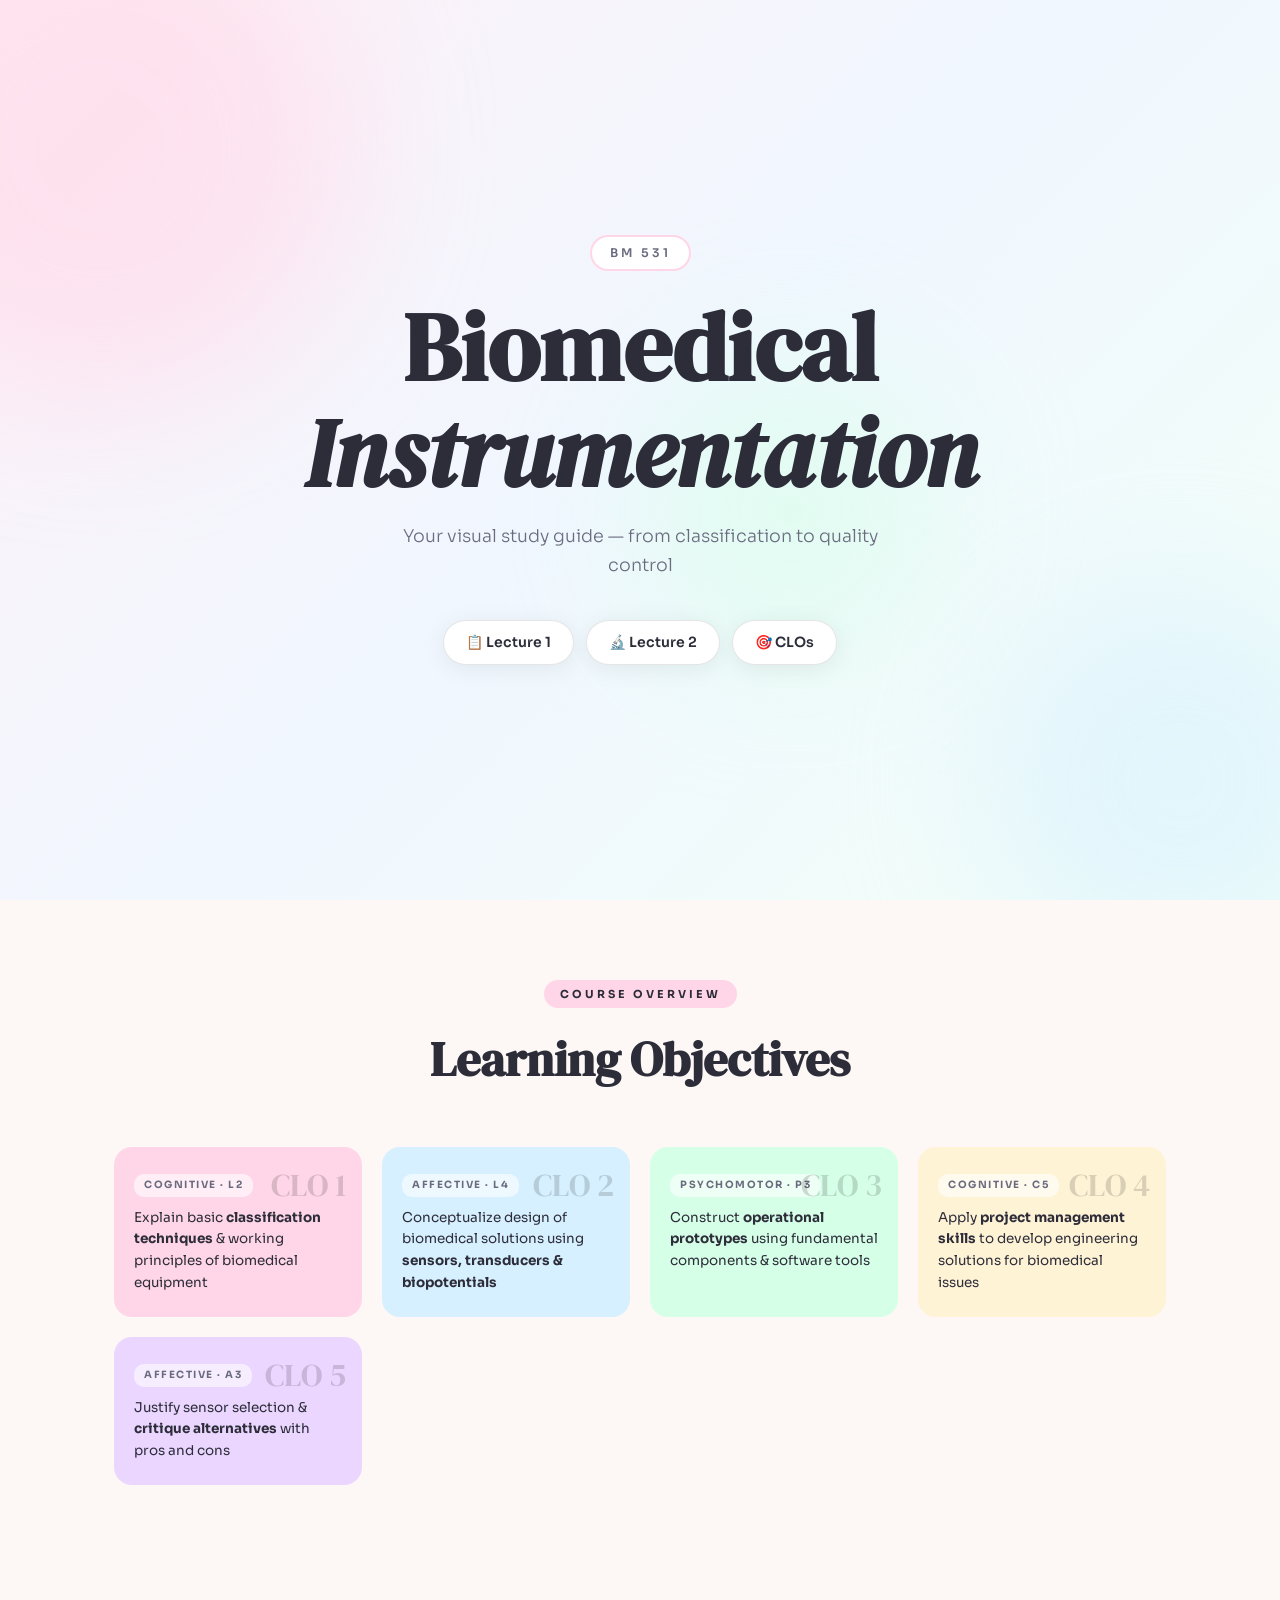
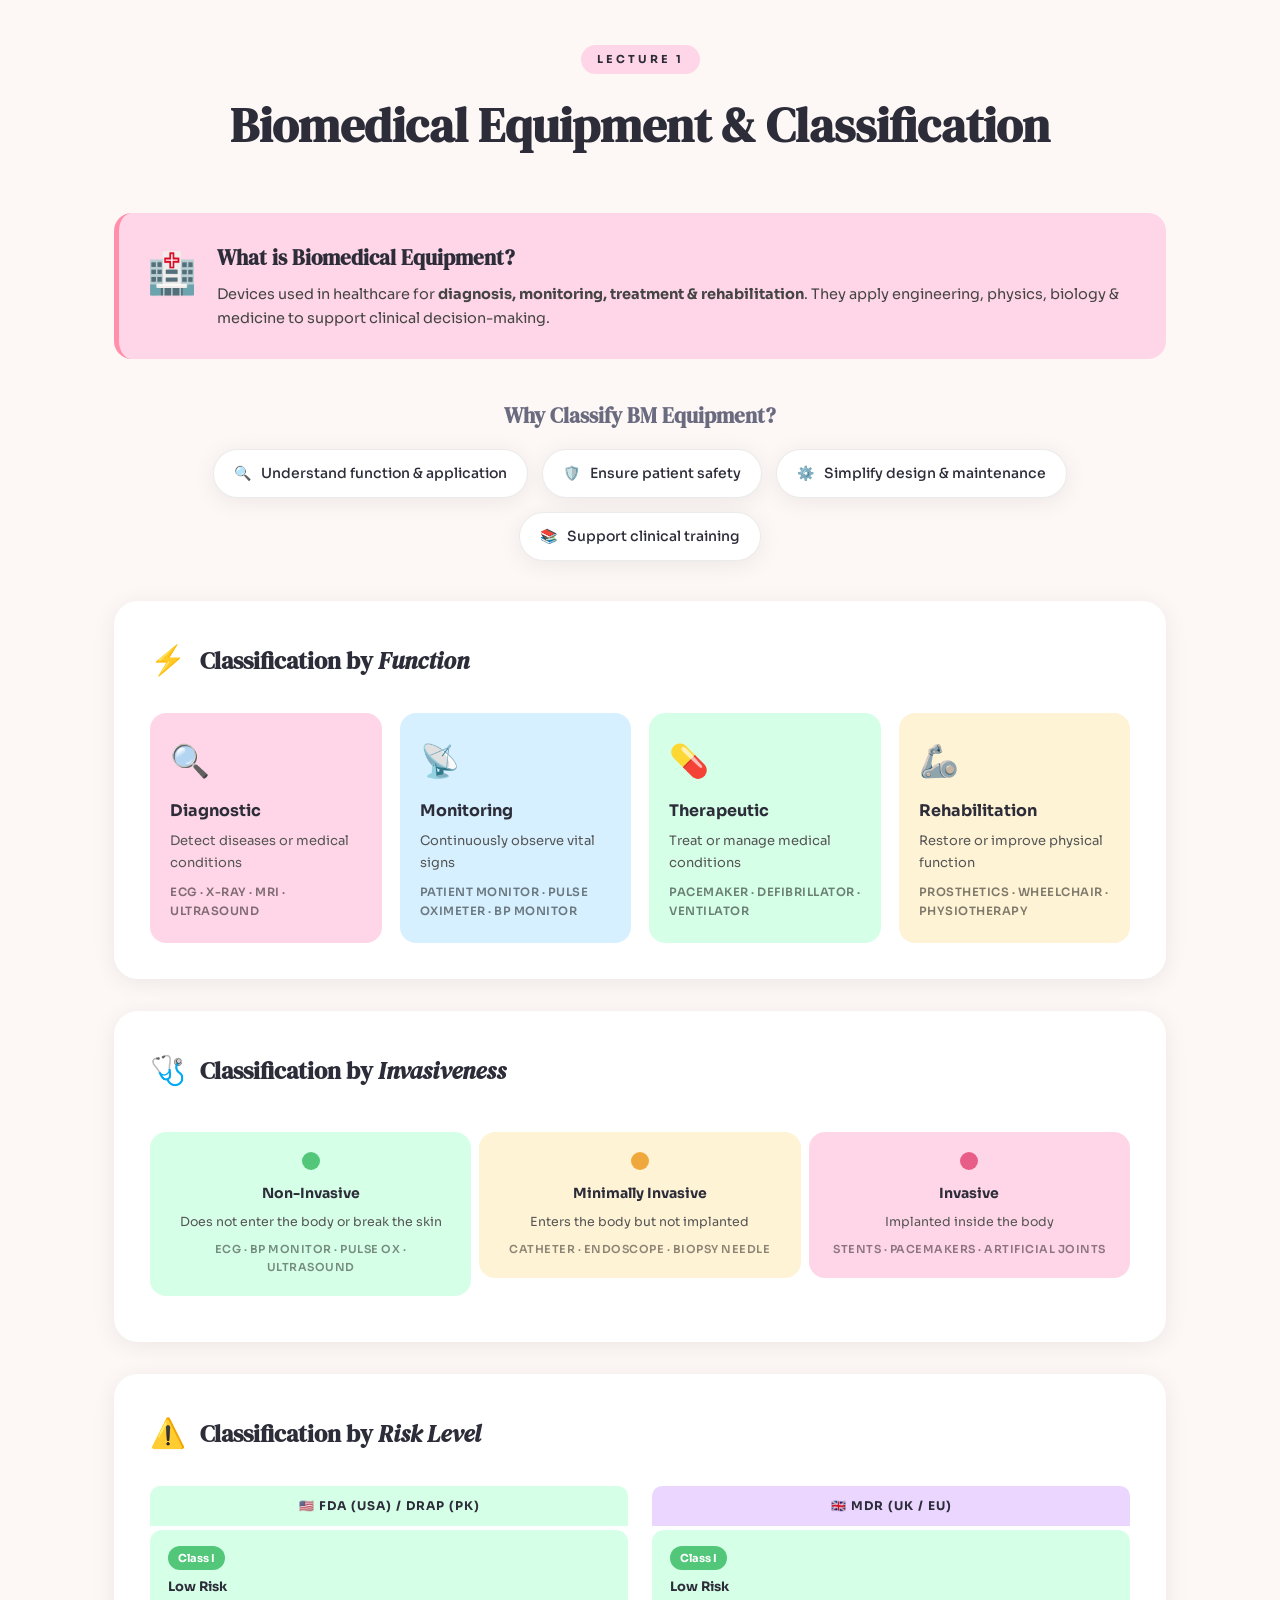
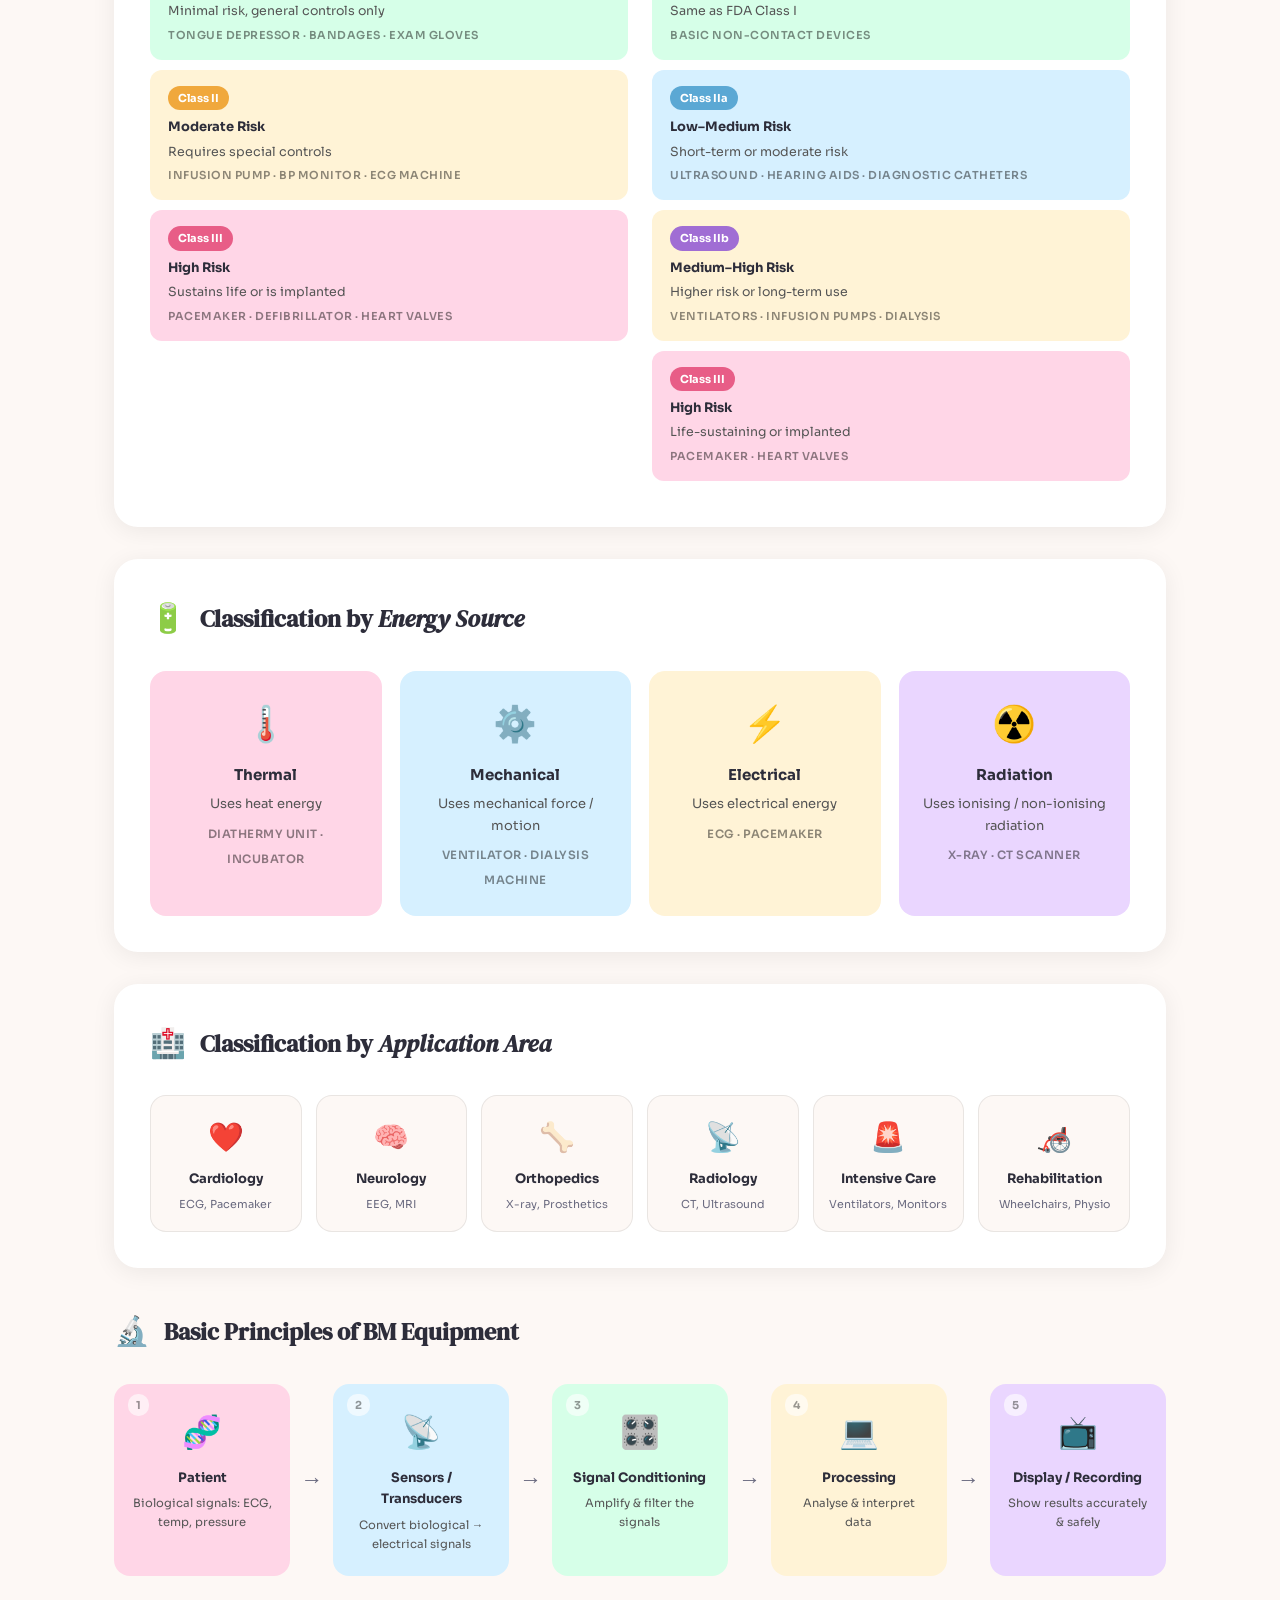
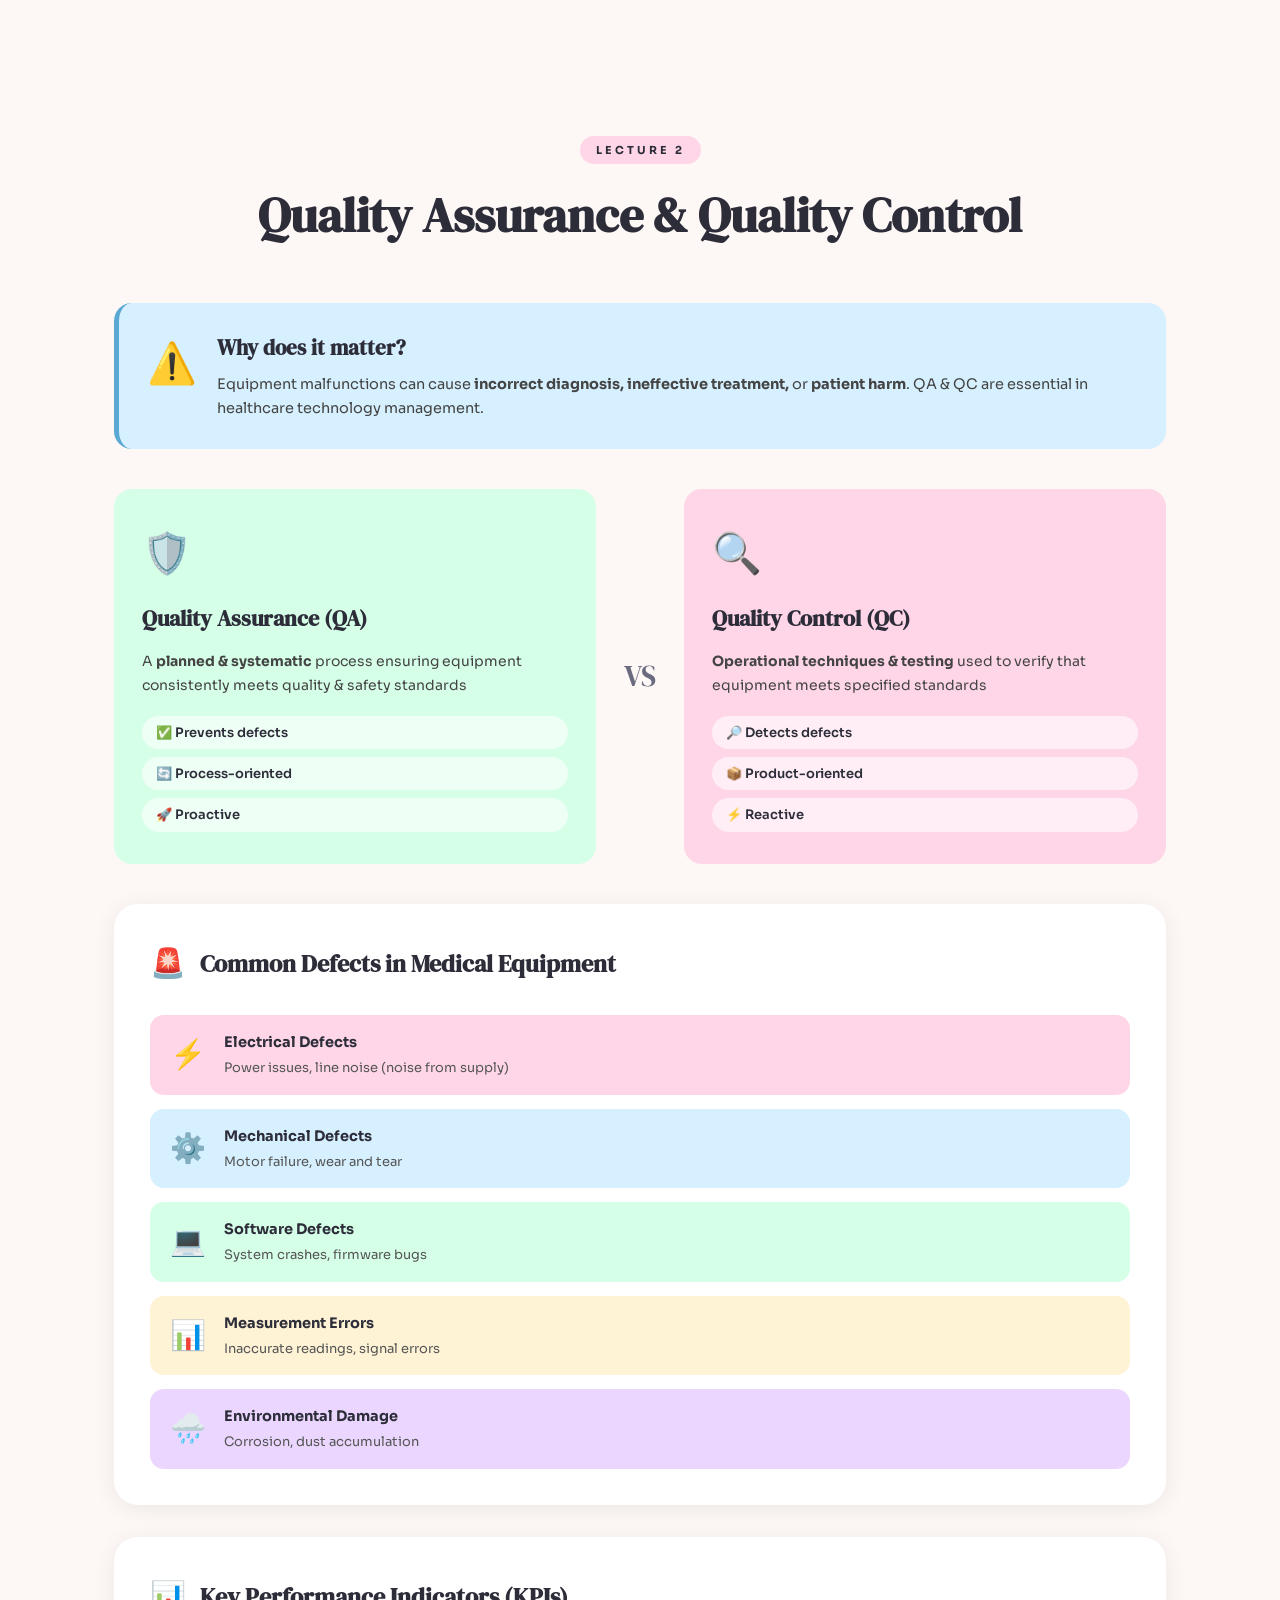
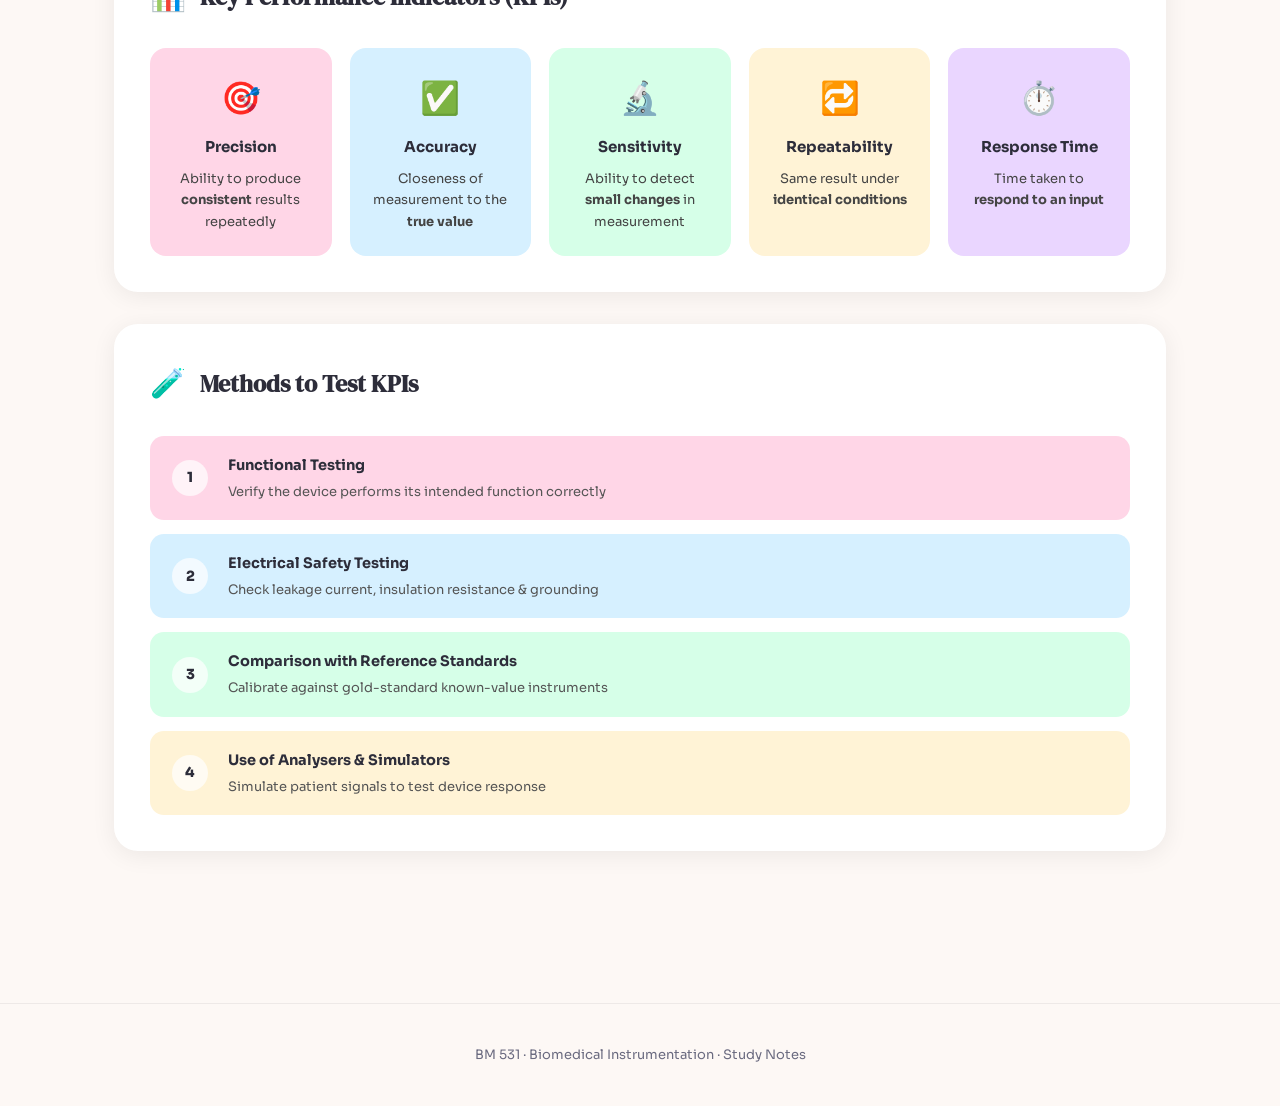
<file: index (5).html>
<!DOCTYPE html>
<html lang="en">
<head>
  <meta charset="UTF-8" />
  <meta name="viewport" content="width=device-width, initial-scale=1.0" />
  <title>BM 531 — Biomedical Instrumentation</title>
  <link rel="stylesheet" href="style.css" />
  <link rel="preconnect" href="https://fonts.googleapis.com" />
  <link rel="preconnect" href="https://fonts.gstatic.com" crossorigin />
  <link href="https://fonts.googleapis.com/css2?family=Sora:wght@300;400;600;700&family=DM+Serif+Display:ital@0;1&display=swap" rel="stylesheet" />
</head>
<body>

  <!-- HERO -->
  <header class="hero">
    <div class="hero-blob blob1"></div>
    <div class="hero-blob blob2"></div>
    <div class="hero-blob blob3"></div>
    <div class="hero-inner">
      <span class="course-tag">BM 531</span>
      <h1>Biomedical<br/><em>Instrumentation</em></h1>
      <p class="hero-sub">Your visual study guide — from classification to quality control</p>
      <div class="hero-pills">
        <a href="#lecture1" class="pill">📋 Lecture 1</a>
        <a href="#lecture2" class="pill">🔬 Lecture 2</a>
        <a href="#clos" class="pill">🎯 CLOs</a>
      </div>
    </div>
  </header>

  <main>

    <!-- CLOs SECTION -->
    <section id="clos" class="section">
      <div class="section-header">
        <span class="section-label">Course Overview</span>
        <h2>Learning Objectives</h2>
      </div>
      <div class="clo-grid">
        <div class="clo-card" style="--accent:#ffd6e7">
          <div class="clo-num">CLO 1</div>
          <div class="clo-tag">Cognitive · L2</div>
          <p>Explain basic <strong>classification techniques</strong> & working principles of biomedical equipment</p>
        </div>
        <div class="clo-card" style="--accent:#d6f0ff">
          <div class="clo-num">CLO 2</div>
          <div class="clo-tag">Affective · L4</div>
          <p>Conceptualize design of biomedical solutions using <strong>sensors, transducers & biopotentials</strong></p>
        </div>
        <div class="clo-card" style="--accent:#d6ffe8">
          <div class="clo-num">CLO 3</div>
          <div class="clo-tag">Psychomotor · P3</div>
          <p>Construct <strong>operational prototypes</strong> using fundamental components & software tools</p>
        </div>
        <div class="clo-card" style="--accent:#fff3d6">
          <div class="clo-num">CLO 4</div>
          <div class="clo-tag">Cognitive · C5</div>
          <p>Apply <strong>project management skills</strong> to develop engineering solutions for biomedical issues</p>
        </div>
        <div class="clo-card" style="--accent:#ead6ff">
          <div class="clo-num">CLO 5</div>
          <div class="clo-tag">Affective · A3</div>
          <p>Justify sensor selection & <strong>critique alternatives</strong> with pros and cons</p>
        </div>
      </div>
    </section>

    <!-- LECTURE 1 -->
    <section id="lecture1" class="section">
      <div class="section-header">
        <span class="section-label">Lecture 1</span>
        <h2>Biomedical Equipment & Classification</h2>
      </div>

      <!-- What is BM Equipment -->
      <div class="info-banner" style="--b:#ffd6e7;--bt:#ff8fab">
        <div class="info-icon">🏥</div>
        <div>
          <h3>What is Biomedical Equipment?</h3>
          <p>Devices used in healthcare for <strong>diagnosis, monitoring, treatment & rehabilitation</strong>. They apply engineering, physics, biology & medicine to support clinical decision-making.</p>
        </div>
      </div>

      <!-- Why classify -->
      <div class="why-grid">
        <h3 class="why-title">Why Classify BM Equipment?</h3>
        <div class="why-cards">
          <div class="why-card">🔍<span>Understand function & application</span></div>
          <div class="why-card">🛡️<span>Ensure patient safety</span></div>
          <div class="why-card">⚙️<span>Simplify design & maintenance</span></div>
          <div class="why-card">📚<span>Support clinical training</span></div>
        </div>
      </div>

      <!-- Classification by Function -->
      <div class="classify-block">
        <div class="classify-title">
          <span class="classify-icon">⚡</span>
          <h3>Classification by <em>Function</em></h3>
        </div>
        <div class="function-grid">
          <div class="fn-card" style="--c:#ffd6e7">
            <div class="fn-emoji">🔍</div>
            <h4>Diagnostic</h4>
            <p>Detect diseases or medical conditions</p>
            <div class="fn-examples">ECG · X-ray · MRI · Ultrasound</div>
          </div>
          <div class="fn-card" style="--c:#d6f0ff">
            <div class="fn-emoji">📡</div>
            <h4>Monitoring</h4>
            <p>Continuously observe vital signs</p>
            <div class="fn-examples">Patient Monitor · Pulse Oximeter · BP Monitor</div>
          </div>
          <div class="fn-card" style="--c:#d6ffe8">
            <div class="fn-emoji">💊</div>
            <h4>Therapeutic</h4>
            <p>Treat or manage medical conditions</p>
            <div class="fn-examples">Pacemaker · Defibrillator · Ventilator</div>
          </div>
          <div class="fn-card" style="--c:#fff3d6">
            <div class="fn-emoji">🦾</div>
            <h4>Rehabilitation</h4>
            <p>Restore or improve physical function</p>
            <div class="fn-examples">Prosthetics · Wheelchair · Physiotherapy</div>
          </div>
        </div>
      </div>

      <!-- Classification by Invasiveness -->
      <div class="classify-block">
        <div class="classify-title">
          <span class="classify-icon">🩺</span>
          <h3>Classification by <em>Invasiveness</em></h3>
        </div>
        <div class="invasive-spectrum">
          <div class="inv-bar">
            <div class="inv-item inv-low">
              <div class="inv-dot"></div>
              <h4>Non-Invasive</h4>
              <p>Does not enter the body or break the skin</p>
              <div class="inv-ex">ECG · BP Monitor · Pulse Ox · Ultrasound</div>
            </div>
            <div class="inv-line"></div>
            <div class="inv-item inv-mid">
              <div class="inv-dot"></div>
              <h4>Minimally Invasive</h4>
              <p>Enters the body but not implanted</p>
              <div class="inv-ex">Catheter · Endoscope · Biopsy Needle</div>
            </div>
            <div class="inv-line"></div>
            <div class="inv-item inv-high">
              <div class="inv-dot"></div>
              <h4>Invasive</h4>
              <p>Implanted inside the body</p>
              <div class="inv-ex">Stents · Pacemakers · Artificial Joints</div>
            </div>
          </div>
        </div>
      </div>

      <!-- Classification by Risk -->
      <div class="classify-block">
        <div class="classify-title">
          <span class="classify-icon">⚠️</span>
          <h3>Classification by <em>Risk Level</em></h3>
        </div>
        <div class="risk-wrapper">
          <div class="risk-col">
            <div class="risk-header" style="--rc:#d6ffe8">🇺🇸 FDA (USA) / DRAP (PK)</div>
            <div class="risk-card" style="--rc:#d6ffe8">
              <div class="risk-badge low">Class I</div>
              <div class="risk-label">Low Risk</div>
              <p>Minimal risk, general controls only</p>
              <div class="risk-ex">Tongue depressor · Bandages · Exam gloves</div>
            </div>
            <div class="risk-card" style="--rc:#fff3d6">
              <div class="risk-badge mid">Class II</div>
              <div class="risk-label">Moderate Risk</div>
              <p>Requires special controls</p>
              <div class="risk-ex">Infusion pump · BP monitor · ECG machine</div>
            </div>
            <div class="risk-card" style="--rc:#ffd6e7">
              <div class="risk-badge high">Class III</div>
              <div class="risk-label">High Risk</div>
              <p>Sustains life or is implanted</p>
              <div class="risk-ex">Pacemaker · Defibrillator · Heart valves</div>
            </div>
          </div>
          <div class="risk-col">
            <div class="risk-header" style="--rc:#ead6ff">🇬🇧 MDR (UK / EU)</div>
            <div class="risk-card" style="--rc:#d6ffe8">
              <div class="risk-badge low">Class I</div>
              <div class="risk-label">Low Risk</div>
              <p>Same as FDA Class I</p>
              <div class="risk-ex">Basic non-contact devices</div>
            </div>
            <div class="risk-card" style="--rc:#d6f0ff">
              <div class="risk-badge mida">Class IIa</div>
              <div class="risk-label">Low–Medium Risk</div>
              <p>Short-term or moderate risk</p>
              <div class="risk-ex">Ultrasound · Hearing aids · Diagnostic catheters</div>
            </div>
            <div class="risk-card" style="--rc:#fff3d6">
              <div class="risk-badge midb">Class IIb</div>
              <div class="risk-label">Medium–High Risk</div>
              <p>Higher risk or long-term use</p>
              <div class="risk-ex">Ventilators · Infusion pumps · Dialysis</div>
            </div>
            <div class="risk-card" style="--rc:#ffd6e7">
              <div class="risk-badge high">Class III</div>
              <div class="risk-label">High Risk</div>
              <p>Life-sustaining or implanted</p>
              <div class="risk-ex">Pacemaker · Heart valves</div>
            </div>
          </div>
        </div>
      </div>

      <!-- Classification by Energy Source -->
      <div class="classify-block">
        <div class="classify-title">
          <span class="classify-icon">🔋</span>
          <h3>Classification by <em>Energy Source</em></h3>
        </div>
        <div class="energy-grid">
          <div class="en-card" style="--ec:#ffd6e7">
            <div class="en-icon">🌡️</div>
            <h4>Thermal</h4>
            <p>Uses heat energy</p>
            <small>Diathermy unit · Incubator</small>
          </div>
          <div class="en-card" style="--ec:#d6f0ff">
            <div class="en-icon">⚙️</div>
            <h4>Mechanical</h4>
            <p>Uses mechanical force / motion</p>
            <small>Ventilator · Dialysis machine</small>
          </div>
          <div class="en-card" style="--ec:#fff3d6">
            <div class="en-icon">⚡</div>
            <h4>Electrical</h4>
            <p>Uses electrical energy</p>
            <small>ECG · Pacemaker</small>
          </div>
          <div class="en-card" style="--ec:#ead6ff">
            <div class="en-icon">☢️</div>
            <h4>Radiation</h4>
            <p>Uses ionising / non-ionising radiation</p>
            <small>X-ray · CT scanner</small>
          </div>
        </div>
      </div>

      <!-- Classification by Application -->
      <div class="classify-block">
        <div class="classify-title">
          <span class="classify-icon">🏥</span>
          <h3>Classification by <em>Application Area</em></h3>
        </div>
        <div class="app-grid">
          <div class="app-card">❤️<span class="app-name">Cardiology</span><span class="app-ex">ECG, Pacemaker</span></div>
          <div class="app-card">🧠<span class="app-name">Neurology</span><span class="app-ex">EEG, MRI</span></div>
          <div class="app-card">🦴<span class="app-name">Orthopedics</span><span class="app-ex">X-ray, Prosthetics</span></div>
          <div class="app-card">📡<span class="app-name">Radiology</span><span class="app-ex">CT, Ultrasound</span></div>
          <div class="app-card">🚨<span class="app-name">Intensive Care</span><span class="app-ex">Ventilators, Monitors</span></div>
          <div class="app-card">🦽<span class="app-name">Rehabilitation</span><span class="app-ex">Wheelchairs, Physio</span></div>
        </div>
      </div>

      <!-- Basic Principles -->
      <div class="principle-block">
        <div class="classify-title">
          <span class="classify-icon">🔬</span>
          <h3>Basic Principles of BM Equipment</h3>
        </div>
        <div class="pipeline">
          <div class="pipe-step" style="--ps:#ffd6e7">
            <div class="pipe-num">1</div>
            <div class="pipe-icon">🧬</div>
            <div class="pipe-label">Patient</div>
            <div class="pipe-desc">Biological signals: ECG, temp, pressure</div>
          </div>
          <div class="pipe-arrow">→</div>
          <div class="pipe-step" style="--ps:#d6f0ff">
            <div class="pipe-num">2</div>
            <div class="pipe-icon">📡</div>
            <div class="pipe-label">Sensors / Transducers</div>
            <div class="pipe-desc">Convert biological → electrical signals</div>
          </div>
          <div class="pipe-arrow">→</div>
          <div class="pipe-step" style="--ps:#d6ffe8">
            <div class="pipe-num">3</div>
            <div class="pipe-icon">🎛️</div>
            <div class="pipe-label">Signal Conditioning</div>
            <div class="pipe-desc">Amplify & filter the signals</div>
          </div>
          <div class="pipe-arrow">→</div>
          <div class="pipe-step" style="--ps:#fff3d6">
            <div class="pipe-num">4</div>
            <div class="pipe-icon">💻</div>
            <div class="pipe-label">Processing</div>
            <div class="pipe-desc">Analyse & interpret data</div>
          </div>
          <div class="pipe-arrow">→</div>
          <div class="pipe-step" style="--ps:#ead6ff">
            <div class="pipe-num">5</div>
            <div class="pipe-icon">📺</div>
            <div class="pipe-label">Display / Recording</div>
            <div class="pipe-desc">Show results accurately & safely</div>
          </div>
        </div>
      </div>

    </section>

    <!-- LECTURE 2 -->
    <section id="lecture2" class="section">
      <div class="section-header">
        <span class="section-label">Lecture 2</span>
        <h2>Quality Assurance & Quality Control</h2>
      </div>

      <!-- Why QA/QC matters -->
      <div class="info-banner" style="--b:#d6f0ff;--bt:#5ba8d4">
        <div class="info-icon">⚠️</div>
        <div>
          <h3>Why does it matter?</h3>
          <p>Equipment malfunctions can cause <strong>incorrect diagnosis, ineffective treatment,</strong> or <strong>patient harm</strong>. QA & QC are essential in healthcare technology management.</p>
        </div>
      </div>

      <!-- QA vs QC comparison -->
      <div class="compare-block">
        <div class="compare-card" style="--cc:#d6ffe8">
          <div class="compare-icon">🛡️</div>
          <h3>Quality Assurance (QA)</h3>
          <div class="compare-def">A <strong>planned & systematic</strong> process ensuring equipment consistently meets quality & safety standards</div>
          <div class="compare-tags">
            <span>✅ Prevents defects</span>
            <span>🔄 Process-oriented</span>
            <span>🚀 Proactive</span>
          </div>
        </div>
        <div class="compare-vs">VS</div>
        <div class="compare-card" style="--cc:#ffd6e7">
          <div class="compare-icon">🔍</div>
          <h3>Quality Control (QC)</h3>
          <div class="compare-def"><strong>Operational techniques & testing</strong> used to verify that equipment meets specified standards</div>
          <div class="compare-tags">
            <span>🔎 Detects defects</span>
            <span>📦 Product-oriented</span>
            <span>⚡ Reactive</span>
          </div>
        </div>
      </div>

      <!-- Common Defects -->
      <div class="classify-block">
        <div class="classify-title">
          <span class="classify-icon">🚨</span>
          <h3>Common Defects in Medical Equipment</h3>
        </div>
        <div class="defect-list">
          <div class="defect-item" style="--dc:#ffd6e7">
            <span class="defect-icon">⚡</span>
            <div>
              <strong>Electrical Defects</strong>
              <p>Power issues, line noise (noise from supply)</p>
            </div>
          </div>
          <div class="defect-item" style="--dc:#d6f0ff">
            <span class="defect-icon">⚙️</span>
            <div>
              <strong>Mechanical Defects</strong>
              <p>Motor failure, wear and tear</p>
            </div>
          </div>
          <div class="defect-item" style="--dc:#d6ffe8">
            <span class="defect-icon">💻</span>
            <div>
              <strong>Software Defects</strong>
              <p>System crashes, firmware bugs</p>
            </div>
          </div>
          <div class="defect-item" style="--dc:#fff3d6">
            <span class="defect-icon">📊</span>
            <div>
              <strong>Measurement Errors</strong>
              <p>Inaccurate readings, signal errors</p>
            </div>
          </div>
          <div class="defect-item" style="--dc:#ead6ff">
            <span class="defect-icon">🌧️</span>
            <div>
              <strong>Environmental Damage</strong>
              <p>Corrosion, dust accumulation</p>
            </div>
          </div>
        </div>
      </div>

      <!-- KPIs -->
      <div class="classify-block">
        <div class="classify-title">
          <span class="classify-icon">📊</span>
          <h3>Key Performance Indicators (KPIs)</h3>
        </div>
        <div class="kpi-grid">
          <div class="kpi-card" style="--kc:#ffd6e7">
            <div class="kpi-icon">🎯</div>
            <h4>Precision</h4>
            <p>Ability to produce <strong>consistent</strong> results repeatedly</p>
          </div>
          <div class="kpi-card" style="--kc:#d6f0ff">
            <div class="kpi-icon">✅</div>
            <h4>Accuracy</h4>
            <p>Closeness of measurement to the <strong>true value</strong></p>
          </div>
          <div class="kpi-card" style="--kc:#d6ffe8">
            <div class="kpi-icon">🔬</div>
            <h4>Sensitivity</h4>
            <p>Ability to detect <strong>small changes</strong> in measurement</p>
          </div>
          <div class="kpi-card" style="--kc:#fff3d6">
            <div class="kpi-icon">🔁</div>
            <h4>Repeatability</h4>
            <p>Same result under <strong>identical conditions</strong></p>
          </div>
          <div class="kpi-card" style="--kc:#ead6ff">
            <div class="kpi-icon">⏱️</div>
            <h4>Response Time</h4>
            <p>Time taken to <strong>respond to an input</strong></p>
          </div>
        </div>
      </div>

      <!-- Methods to test KPIs -->
      <div class="classify-block">
        <div class="classify-title">
          <span class="classify-icon">🧪</span>
          <h3>Methods to Test KPIs</h3>
        </div>
        <div class="method-steps">
          <div class="method-step" style="--ms:#ffd6e7">
            <div class="ms-num">1</div>
            <div class="ms-content">
              <strong>Functional Testing</strong>
              <p>Verify the device performs its intended function correctly</p>
            </div>
          </div>
          <div class="method-step" style="--ms:#d6f0ff">
            <div class="ms-num">2</div>
            <div class="ms-content">
              <strong>Electrical Safety Testing</strong>
              <p>Check leakage current, insulation resistance & grounding</p>
            </div>
          </div>
          <div class="method-step" style="--ms:#d6ffe8">
            <div class="ms-num">3</div>
            <div class="ms-content">
              <strong>Comparison with Reference Standards</strong>
              <p>Calibrate against gold-standard known-value instruments</p>
            </div>
          </div>
          <div class="method-step" style="--ms:#fff3d6">
            <div class="ms-num">4</div>
            <div class="ms-content">
              <strong>Use of Analysers & Simulators</strong>
              <p>Simulate patient signals to test device response</p>
            </div>
          </div>
        </div>
      </div>

    </section>
  </main>

  <footer>
    <p>BM 531 · Biomedical Instrumentation · Study Notes</p>
  </footer>

  <script src="script.js"></script>
</body>
</html>
</file>
<file: style.css>
/* ============================
   BM 531 Study Site — Styles
   Pastel + Soft Editorial Theme
   ============================ */

*, *::before, *::after { box-sizing: border-box; margin: 0; padding: 0; }

:root {
  --pink:   #ffd6e7;
  --blue:   #d6f0ff;
  --green:  #d6ffe8;
  --yellow: #fff3d6;
  --purple: #ead6ff;
  --text:   #2d2d3a;
  --muted:  #6b6b80;
  --bg:     #fdf8f5;
  --white:  #ffffff;
  --radius: 18px;
  --shadow: 0 4px 24px rgba(0,0,0,.07);
}

html { scroll-behavior: smooth; }

body {
  font-family: 'Sora', sans-serif;
  background: var(--bg);
  color: var(--text);
  line-height: 1.65;
  font-size: 15px;
}

em { font-family: 'DM Serif Display', serif; font-style: italic; }

/* ─── HERO ────────────────────────────────────── */
.hero {
  position: relative;
  min-height: 100vh;
  display: flex;
  align-items: center;
  justify-content: center;
  overflow: hidden;
  background: linear-gradient(135deg, #fff0f6 0%, #f0f7ff 50%, #f3fff7 100%);
}

.hero-blob {
  position: absolute;
  border-radius: 50%;
  filter: blur(70px);
  opacity: 0.55;
  animation: float 8s ease-in-out infinite;
}
.blob1 { width: 500px; height: 500px; background: #ffd6e7; top: -100px; left: -150px; animation-delay: 0s; }
.blob2 { width: 400px; height: 400px; background: #d6f0ff; bottom: -80px; right: -100px; animation-delay: 2s; }
.blob3 { width: 300px; height: 300px; background: #d6ffe8; top: 40%; left: 50%; animation-delay: 4s; }

@keyframes float {
  0%, 100% { transform: translateY(0) scale(1); }
  50% { transform: translateY(-30px) scale(1.05); }
}

.hero-inner {
  position: relative;
  z-index: 2;
  text-align: center;
  padding: 2rem;
  animation: fadeUp .8s ease both;
}

@keyframes fadeUp {
  from { opacity: 0; transform: translateY(30px); }
  to   { opacity: 1; transform: translateY(0); }
}

.course-tag {
  display: inline-block;
  background: var(--white);
  border: 2px solid var(--pink);
  color: var(--muted);
  font-size: 12px;
  font-weight: 600;
  letter-spacing: 3px;
  text-transform: uppercase;
  padding: 6px 18px;
  border-radius: 30px;
  margin-bottom: 1.5rem;
}

.hero h1 {
  font-family: 'DM Serif Display', serif;
  font-size: clamp(3rem, 8vw, 6rem);
  line-height: 1.1;
  margin-bottom: 1rem;
  color: var(--text);
}

.hero-sub {
  color: var(--muted);
  font-size: 1.1rem;
  font-weight: 300;
  margin-bottom: 2.5rem;
  max-width: 500px;
  margin-left: auto;
  margin-right: auto;
}

.hero-pills {
  display: flex;
  gap: 12px;
  justify-content: center;
  flex-wrap: wrap;
}

.pill {
  background: var(--white);
  border: 1.5px solid rgba(0,0,0,0.1);
  color: var(--text);
  padding: 10px 22px;
  border-radius: 30px;
  text-decoration: none;
  font-size: 14px;
  font-weight: 600;
  transition: all .2s ease;
  box-shadow: var(--shadow);
}
.pill:hover {
  background: var(--text);
  color: #fff;
  transform: translateY(-2px);
  border-color: var(--text);
}

/* ─── SECTIONS ────────────────────────────────── */
.section {
  max-width: 1100px;
  margin: 0 auto;
  padding: 80px 24px;
  animation: fadeUp .6s ease both;
}

.section-header {
  margin-bottom: 48px;
  text-align: center;
}

.section-label {
  display: inline-block;
  background: var(--pink);
  color: var(--text);
  font-size: 11px;
  font-weight: 700;
  letter-spacing: 3px;
  text-transform: uppercase;
  padding: 5px 16px;
  border-radius: 20px;
  margin-bottom: 12px;
}

.section-header h2 {
  font-family: 'DM Serif Display', serif;
  font-size: clamp(1.8rem, 4vw, 3rem);
  color: var(--text);
}

/* ─── CLO GRID ────────────────────────────────── */
.clo-grid {
  display: grid;
  grid-template-columns: repeat(auto-fill, minmax(200px, 1fr));
  gap: 20px;
}

.clo-card {
  background: var(--accent);
  border-radius: var(--radius);
  padding: 24px 20px;
  transition: transform .2s ease, box-shadow .2s ease;
  position: relative;
  overflow: hidden;
}
.clo-card:hover { transform: translateY(-4px); box-shadow: var(--shadow); }

.clo-num {
  font-family: 'DM Serif Display', serif;
  font-size: 2rem;
  color: rgba(0,0,0,0.15);
  position: absolute;
  top: 12px;
  right: 16px;
}

.clo-tag {
  display: inline-block;
  background: rgba(255,255,255,0.6);
  font-size: 10px;
  font-weight: 700;
  letter-spacing: 1.5px;
  text-transform: uppercase;
  padding: 3px 10px;
  border-radius: 10px;
  margin-bottom: 10px;
  color: var(--muted);
}

.clo-card p { font-size: 13.5px; line-height: 1.6; }

/* ─── INFO BANNER ─────────────────────────────── */
.info-banner {
  display: flex;
  gap: 20px;
  align-items: flex-start;
  background: var(--b);
  border-left: 5px solid var(--bt);
  border-radius: var(--radius);
  padding: 28px 28px;
  margin-bottom: 40px;
}

.info-icon { font-size: 2.5rem; flex-shrink: 0; }

.info-banner h3 {
  font-family: 'DM Serif Display', serif;
  font-size: 1.3rem;
  margin-bottom: 8px;
}
.info-banner p { font-size: 14.5px; color: #444; }

/* ─── WHY GRID ────────────────────────────────── */
.why-grid { margin-bottom: 40px; }

.why-title {
  font-family: 'DM Serif Display', serif;
  font-size: 1.3rem;
  margin-bottom: 16px;
  color: var(--muted);
  text-align: center;
}

.why-cards {
  display: flex;
  gap: 14px;
  flex-wrap: wrap;
  justify-content: center;
}

.why-card {
  display: flex;
  align-items: center;
  gap: 10px;
  background: var(--white);
  border: 1.5px solid rgba(0,0,0,0.08);
  border-radius: 40px;
  padding: 12px 20px;
  font-size: 14px;
  font-weight: 500;
  box-shadow: var(--shadow);
  transition: transform .2s;
}
.why-card:hover { transform: scale(1.03); }

/* ─── CLASSIFY BLOCK ──────────────────────────── */
.classify-block {
  background: var(--white);
  border-radius: 24px;
  padding: 36px;
  margin-bottom: 32px;
  box-shadow: var(--shadow);
}

.classify-title {
  display: flex;
  align-items: center;
  gap: 14px;
  margin-bottom: 28px;
}

.classify-icon { font-size: 1.8rem; }

.classify-title h3 {
  font-family: 'DM Serif Display', serif;
  font-size: 1.5rem;
}

/* ─── FUNCTION GRID ───────────────────────────── */
.function-grid {
  display: grid;
  grid-template-columns: repeat(auto-fill, minmax(220px, 1fr));
  gap: 18px;
}

.fn-card {
  background: var(--c);
  border-radius: 16px;
  padding: 22px 20px;
  transition: transform .2s;
}
.fn-card:hover { transform: translateY(-4px); }

.fn-emoji { font-size: 2rem; margin-bottom: 10px; }
.fn-card h4 { font-weight: 700; font-size: 1rem; margin-bottom: 6px; }
.fn-card p { font-size: 13px; color: #555; margin-bottom: 10px; }
.fn-examples {
  font-size: 11.5px;
  font-weight: 600;
  color: rgba(0,0,0,0.5);
  letter-spacing: .5px;
  text-transform: uppercase;
}

/* ─── INVASIVE SPECTRUM ───────────────────────── */
.invasive-spectrum { padding: 10px 0; }

.inv-bar {
  display: flex;
  align-items: flex-start;
  gap: 0;
  flex-wrap: wrap;
  gap: 8px;
  justify-content: center;
}

.inv-item {
  flex: 1;
  min-width: 180px;
  background: var(--bg);
  border-radius: 16px;
  padding: 20px;
  text-align: center;
  position: relative;
}

.inv-dot {
  width: 18px; height: 18px;
  border-radius: 50%;
  margin: 0 auto 12px;
}

.inv-low  { background: #d6ffe8; } .inv-low  .inv-dot { background: #52c77a; }
.inv-mid  { background: #fff3d6; } .inv-mid  .inv-dot { background: #f0a83c; }
.inv-high { background: #ffd6e7; } .inv-high .inv-dot { background: #e85d87; }

.inv-item h4 { font-size: 14px; font-weight: 700; margin-bottom: 6px; }
.inv-item p  { font-size: 12.5px; color: #555; margin-bottom: 8px; }
.inv-ex { font-size: 11px; font-weight: 600; text-transform: uppercase; letter-spacing: .5px; color: rgba(0,0,0,0.45); }

.inv-line { display: none; }

/* ─── RISK ────────────────────────────────────── */
.risk-wrapper {
  display: flex;
  gap: 24px;
  flex-wrap: wrap;
}
.risk-col { flex: 1; min-width: 240px; }

.risk-header {
  background: var(--rc);
  border-radius: 10px 10px 0 0;
  padding: 10px 16px;
  font-size: 12px;
  font-weight: 700;
  text-transform: uppercase;
  letter-spacing: 1px;
  text-align: center;
  margin-bottom: 4px;
}

.risk-card {
  background: var(--rc);
  border-radius: 12px;
  padding: 16px 18px;
  margin-bottom: 10px;
  display: flex;
  flex-direction: column;
  gap: 4px;
}

.risk-badge {
  display: inline-block;
  padding: 3px 10px;
  border-radius: 20px;
  font-size: 11px;
  font-weight: 700;
  width: fit-content;
  margin-bottom: 2px;
}
.risk-badge.low  { background: #52c77a; color: #fff; }
.risk-badge.mid  { background: #f0a83c; color: #fff; }
.risk-badge.mida { background: #5ba8d4; color: #fff; }
.risk-badge.midb { background: #a06dd4; color: #fff; }
.risk-badge.high { background: #e85d87; color: #fff; }

.risk-label { font-weight: 700; font-size: 13px; }
.risk-card p { font-size: 12.5px; color: #555; }
.risk-ex { font-size: 11px; font-weight: 600; color: rgba(0,0,0,0.45); text-transform: uppercase; letter-spacing: .5px; }

/* ─── ENERGY GRID ─────────────────────────────── */
.energy-grid {
  display: grid;
  grid-template-columns: repeat(auto-fill, minmax(200px, 1fr));
  gap: 18px;
}
.en-card {
  background: var(--ec);
  border-radius: 16px;
  padding: 24px 20px;
  text-align: center;
  transition: transform .2s;
}
.en-card:hover { transform: translateY(-4px); }
.en-icon { font-size: 2.2rem; margin-bottom: 10px; }
.en-card h4 { font-weight: 700; margin-bottom: 6px; }
.en-card p { font-size: 13px; color: #555; margin-bottom: 6px; }
.en-card small { font-size: 11.5px; color: rgba(0,0,0,0.45); font-weight: 600; text-transform: uppercase; letter-spacing: .5px; }

/* ─── APP GRID ────────────────────────────────── */
.app-grid {
  display: grid;
  grid-template-columns: repeat(auto-fill, minmax(140px, 1fr));
  gap: 14px;
}
.app-card {
  background: var(--bg);
  border: 1.5px solid rgba(0,0,0,0.08);
  border-radius: 16px;
  padding: 18px 14px;
  display: flex;
  flex-direction: column;
  align-items: center;
  gap: 6px;
  text-align: center;
  font-size: 1.8rem;
  transition: transform .2s, box-shadow .2s;
}
.app-card:hover { transform: translateY(-4px); box-shadow: var(--shadow); }
.app-name { font-size: 13px; font-weight: 700; }
.app-ex { font-size: 11px; color: var(--muted); }

/* ─── PIPELINE ────────────────────────────────── */
.principle-block { margin-top: 40px; }

.pipeline {
  display: flex;
  align-items: stretch;
  gap: 8px;
  flex-wrap: wrap;
  justify-content: center;
}

.pipe-step {
  background: var(--ps);
  border-radius: 16px;
  padding: 22px 18px;
  flex: 1;
  min-width: 140px;
  text-align: center;
  position: relative;
  transition: transform .2s;
}
.pipe-step:hover { transform: scale(1.04); }

.pipe-num {
  position: absolute;
  top: 10px; left: 14px;
  font-size: 11px;
  font-weight: 700;
  background: rgba(255,255,255,0.6);
  border-radius: 10px;
  padding: 2px 8px;
  color: rgba(0,0,0,0.4);
}
.pipe-icon { font-size: 2rem; margin-bottom: 8px; }
.pipe-label { font-size: 13px; font-weight: 700; margin-bottom: 6px; }
.pipe-desc { font-size: 11.5px; color: #555; }

.pipe-arrow {
  display: flex;
  align-items: center;
  font-size: 1.4rem;
  color: var(--muted);
  padding: 0 2px;
}

/* ─── QA / QC COMPARE ─────────────────────────── */
.compare-block {
  display: flex;
  gap: 20px;
  align-items: stretch;
  flex-wrap: wrap;
  margin-bottom: 40px;
}

.compare-card {
  flex: 1;
  min-width: 240px;
  background: var(--cc);
  border-radius: var(--radius);
  padding: 32px 28px;
  transition: transform .2s;
}
.compare-card:hover { transform: translateY(-4px); }

.compare-icon { font-size: 2.5rem; margin-bottom: 14px; }
.compare-card h3 {
  font-family: 'DM Serif Display', serif;
  font-size: 1.4rem;
  margin-bottom: 12px;
}
.compare-def {
  font-size: 14px;
  color: #444;
  margin-bottom: 18px;
  line-height: 1.7;
}
.compare-tags {
  display: flex;
  flex-direction: column;
  gap: 8px;
}
.compare-tags span {
  display: inline-block;
  background: rgba(255,255,255,0.6);
  border-radius: 20px;
  padding: 6px 14px;
  font-size: 13px;
  font-weight: 600;
}

.compare-vs {
  display: flex;
  align-items: center;
  font-family: 'DM Serif Display', serif;
  font-size: 1.8rem;
  color: var(--muted);
  padding: 8px;
}

/* ─── DEFECT LIST ─────────────────────────────── */
.defect-list {
  display: flex;
  flex-direction: column;
  gap: 14px;
}
.defect-item {
  display: flex;
  align-items: center;
  gap: 18px;
  background: var(--dc);
  border-radius: 14px;
  padding: 16px 20px;
  transition: transform .2s;
}
.defect-item:hover { transform: translateX(6px); }
.defect-icon { font-size: 1.8rem; flex-shrink: 0; }
.defect-item strong { font-size: 14.5px; display: block; margin-bottom: 2px; }
.defect-item p { font-size: 13px; color: #555; }

/* ─── KPI GRID ────────────────────────────────── */
.kpi-grid {
  display: grid;
  grid-template-columns: repeat(auto-fill, minmax(180px, 1fr));
  gap: 18px;
}
.kpi-card {
  background: var(--kc);
  border-radius: 16px;
  padding: 24px 18px;
  text-align: center;
  transition: transform .2s;
}
.kpi-card:hover { transform: translateY(-4px); }
.kpi-icon { font-size: 2rem; margin-bottom: 10px; }
.kpi-card h4 { font-weight: 700; margin-bottom: 8px; }
.kpi-card p { font-size: 13px; color: #444; }

/* ─── METHOD STEPS ────────────────────────────── */
.method-steps { display: flex; flex-direction: column; gap: 14px; }

.method-step {
  display: flex;
  align-items: center;
  gap: 20px;
  background: var(--ms);
  border-radius: 14px;
  padding: 18px 22px;
  transition: transform .2s;
}
.method-step:hover { transform: translateX(6px); }

.ms-num {
  width: 36px;
  height: 36px;
  flex-shrink: 0;
  border-radius: 50%;
  background: rgba(255,255,255,0.7);
  display: flex;
  align-items: center;
  justify-content: center;
  font-weight: 800;
  font-size: 14px;
  color: var(--text);
}
.ms-content strong { font-size: 14.5px; display: block; margin-bottom: 3px; }
.ms-content p { font-size: 13px; color: #555; }

/* ─── FOOTER ──────────────────────────────────── */
footer {
  text-align: center;
  padding: 40px 20px;
  color: var(--muted);
  font-size: 13px;
  border-top: 1px solid rgba(0,0,0,.06);
  margin-top: 40px;
}

/* ─── SCROLL ANIMATIONS ───────────────────────── */
.reveal {
  opacity: 0;
  transform: translateY(28px);
  transition: opacity .6s ease, transform .6s ease;
}
.reveal.visible {
  opacity: 1;
  transform: translateY(0);
}

/* ─── RESPONSIVE ──────────────────────────────── */
@media (max-width: 600px) {
  .classify-block { padding: 22px 16px; }
  .compare-block  { flex-direction: column; }
  .compare-vs     { justify-content: center; }
  .pipe-arrow     { display: none; }
  .pipeline       { gap: 12px; }
  .pipe-step      { min-width: 100%; }
  .risk-wrapper   { flex-direction: column; }
  .inv-bar        { flex-direction: column; }
}

/* ══════════════════════════════════
   MID-TERM Q&A SECTION
══════════════════════════════════ */

.section-sub {
  color: var(--muted);
  font-size: 14px;
  margin-top: 8px;
}

/* ── Group label ─────────────────── */
.qa-group {
  margin-bottom: 48px;
}

.qa-group-label {
  display: flex;
  align-items: center;
  gap: 10px;
  font-size: 13px;
  font-weight: 700;
  text-transform: uppercase;
  letter-spacing: 2px;
  color: var(--muted);
  margin-bottom: 18px;
  padding-bottom: 10px;
  border-bottom: 2px solid rgba(0,0,0,.06);
}
.qa-group-icon { font-size: 1.2rem; }

/* ── Accordion item ──────────────── */
.qa-item {
  background: var(--white);
  border-radius: 16px;
  margin-bottom: 12px;
  box-shadow: 0 2px 14px rgba(0,0,0,.06);
  overflow: hidden;
  transition: box-shadow .2s;
}
.qa-item:hover { box-shadow: var(--shadow); }
.qa-item--long  { border-left: 4px solid var(--purple); }
.qa-item--scenario { border-left: 4px solid var(--pink); }

.qa-q {
  width: 100%;
  display: flex;
  align-items: center;
  gap: 14px;
  padding: 18px 22px;
  background: none;
  border: none;
  cursor: pointer;
  text-align: left;
  font-family: 'Sora', sans-serif;
  font-size: 14px;
  font-weight: 600;
  color: var(--text);
  transition: background .15s;
}
.qa-q:hover { background: rgba(0,0,0,.02); }
.qa-q.open   { background: rgba(200,170,255,.08); }

.qa-num {
  flex-shrink: 0;
  background: var(--purple);
  color: var(--text);
  font-size: 11px;
  font-weight: 800;
  padding: 4px 10px;
  border-radius: 20px;
  letter-spacing: .5px;
}
.qa-item--long     .qa-num { background: var(--purple); }
.qa-item--scenario .qa-num { background: var(--pink); }

.qa-q > span:nth-child(2) { flex: 1; line-height: 1.5; }

.qa-chevron {
  flex-shrink: 0;
  font-size: 1rem;
  color: var(--muted);
  transition: transform .25s ease;
}
.qa-q.open .qa-chevron { transform: rotate(180deg); }

/* ── Answer panel ────────────────── */
.qa-a {
  display: none;
  padding: 0 22px 22px;
  font-size: 13.5px;
  color: #444;
  line-height: 1.7;
  animation: fadeDown .25s ease;
}
.qa-a.open { display: block; }

@keyframes fadeDown {
  from { opacity: 0; transform: translateY(-8px); }
  to   { opacity: 1; transform: translateY(0); }
}

/* ── 4-item mini grid ────────────── */
.qa-grid-4 {
  display: grid;
  grid-template-columns: repeat(auto-fill, minmax(160px, 1fr));
  gap: 12px;
  margin-top: 8px;
}
.qa-mini {
  background: var(--qm);
  border-radius: 12px;
  padding: 14px;
  font-size: 13px;
}
.qa-mini strong { display: block; margin-bottom: 5px; font-size: 13px; }
.qa-mini p { font-size: 12px; color: #555; margin: 0; }

/* ── Invasiveness spectrum ───────── */
.qa-spectrum {
  display: flex;
  gap: 8px;
  align-items: center;
  flex-wrap: wrap;
  margin-top: 8px;
}
.qa-spec-item {
  flex: 1;
  min-width: 140px;
  background: var(--si);
  border-radius: 12px;
  padding: 14px;
  text-align: center;
}
.qa-spec-dot {
  width: 16px; height: 16px;
  border-radius: 50%;
  margin: 0 auto 8px;
}
.qa-spec-item strong { display: block; font-size: 13px; margin-bottom: 5px; }
.qa-spec-item p { font-size: 12px; color: #555; margin: 0; }
.qa-spec-arrow { font-size: 1.2rem; color: var(--muted); flex-shrink: 0; }

/* ── Risk rows ───────────────────── */
.qa-risk-row {
  display: flex;
  align-items: center;
  gap: 14px;
  padding: 10px 0;
  border-bottom: 1px solid rgba(0,0,0,.06);
  font-size: 13px;
}
.qa-risk-row:last-child { border-bottom: none; }
.qa-risk-row small { display: block; color: #888; font-size: 11.5px; margin-top: 2px; }

.qa-risk-badge {
  display: inline-block;
  padding: 4px 12px;
  border-radius: 20px;
  font-size: 11px;
  font-weight: 700;
  white-space: nowrap;
  flex-shrink: 0;
}
.qa-risk-badge.low  { background: #52c77a; color: #fff; }
.qa-risk-badge.mid  { background: #f0a83c; color: #fff; }
.qa-risk-badge.mida { background: #5ba8d4; color: #fff; }
.qa-risk-badge.midb { background: #a06dd4; color: #fff; }
.qa-risk-badge.high { background: #e85d87; color: #fff; }

/* ── Defects ─────────────────────── */
.qa-defects { display: flex; flex-direction: column; gap: 8px; margin-top: 6px; }
.qa-defect {
  background: var(--qd);
  border-radius: 10px;
  padding: 10px 14px;
  font-size: 13px;
}

/* ── KPI pair ────────────────────── */
.qa-kpi-pair {
  display: grid;
  grid-template-columns: repeat(auto-fill, minmax(180px, 1fr));
  gap: 14px;
  margin-top: 8px;
}
.qa-kpi {
  background: var(--qk);
  border-radius: 12px;
  padding: 16px 14px;
  text-align: center;
}
.qa-kpi-icon { font-size: 1.6rem; display: block; margin-bottom: 6px; }
.qa-kpi strong { display: block; margin-bottom: 6px; }
.qa-kpi p { font-size: 12.5px; color: #444; margin: 0; }

/* ── Pipeline ────────────────────── */
.qa-pipeline {
  display: flex;
  align-items: center;
  gap: 6px;
  flex-wrap: wrap;
  justify-content: center;
  padding: 12px 0;
}
.qa-pipe-step {
  background: var(--qps);
  border-radius: 14px;
  padding: 16px 14px;
  flex: 1;
  min-width: 110px;
  text-align: center;
  transition: transform .2s;
}
.qa-pipe-step:hover { transform: scale(1.04); }
.qp-num  { font-size: 10px; font-weight: 700; color: rgba(0,0,0,.3); margin-bottom: 4px; }
.qp-icon { font-size: 1.5rem; margin-bottom: 5px; }
.qp-label { font-size: 11.5px; font-weight: 700; margin-bottom: 4px; }
.qp-desc  { font-size: 10.5px; color: #555; }
.qp-arrow { font-size: 1.1rem; color: var(--muted); flex-shrink: 0; }

.qa-note {
  margin-top: 14px;
  background: var(--yellow);
  border-left: 4px solid #f0a83c;
  border-radius: 10px;
  padding: 12px 16px;
  font-size: 13px;
}

/* ── QA compare ──────────────────── */
.qa-compare {
  display: flex;
  gap: 16px;
  align-items: stretch;
  flex-wrap: wrap;
  margin-top: 8px;
}
.qa-compare-card {
  flex: 1;
  min-width: 200px;
  background: var(--qcc);
  border-radius: 14px;
  padding: 20px;
}
.qcc-icon { font-size: 1.8rem; margin-bottom: 8px; }
.qa-compare-card h4 { font-family:'DM Serif Display',serif;font-size:1.1rem;margin-bottom:6px; }
.qcc-tag { display: inline-block; background: rgba(255,255,255,.6); border-radius: 20px; font-size: 11px; font-weight: 700; padding: 3px 10px; margin-bottom: 10px; }
.qa-compare-card p { font-size: 13px; color: #444; }
.qa-compare-vs { display: flex; align-items: center; font-family:'DM Serif Display',serif; font-size: 1.6rem; color: var(--muted); padding: 0 4px; flex-shrink: 0; }

/* ── KPI list ────────────────────── */
.qa-kpi-list { display: flex; flex-direction: column; gap: 10px; margin-top: 8px; margin-bottom: 16px; }
.qa-kpi-row  { display: flex; gap: 14px; align-items: flex-start; background: var(--bg); border-radius: 10px; padding: 12px 14px; }
.qkr-num { flex-shrink: 0; width: 24px; height: 24px; background: var(--purple); border-radius: 50%; display: flex; align-items: center; justify-content: center; font-size: 11px; font-weight: 800; }
.qa-kpi-row small { display: block; color: #888; font-size: 11.5px; margin-top: 4px; font-style: italic; }

.qa-issues { display: flex; flex-direction: column; gap: 8px; }
.qa-issue  { background: var(--qi); border-radius: 10px; padding: 10px 14px; font-size: 13px; }

/* ── Case study ──────────────────── */
.qa-casestudy { background: var(--bg); border-radius: 12px; padding: 16px; margin-top: 8px; margin-bottom: 12px; }
.qa-case-header { font-weight: 700; margin-bottom: 12px; font-size: 14px; }
.qa-case-row { display: flex; align-items: center; gap: 12px; margin-bottom: 8px; }
.qcr-key { font-weight: 700; font-size: 13px; width: 80px; flex-shrink: 0; color: var(--muted); }

.qa-reasons { display: flex; flex-direction: column; gap: 9px; }
.qa-reason  { background: var(--qr); border-radius: 10px; padding: 10px 14px; font-size: 13px; }

/* ── Classification row ──────────── */
.qa-classify-row {
  display: grid;
  grid-template-columns: repeat(auto-fill, minmax(160px, 1fr));
  gap: 12px;
  margin-top: 8px;
}
.qa-cl-item {
  background: var(--qcl);
  border-radius: 12px;
  padding: 16px;
  text-align: center;
}
.qcl-label { font-size: 10px; font-weight: 700; text-transform: uppercase; letter-spacing: 1px; color: #888; margin-bottom: 8px; }
.qcl-val   { font-size: 13px; font-weight: 700; margin-bottom: 6px; }
.qcl-desc  { font-size: 11.5px; color: #555; }

/* ── Debate table ────────────────── */
.debate-table-wrap { overflow-x: auto; border-radius: 16px; box-shadow: var(--shadow); }
.debate-table {
  width: 100%;
  border-collapse: collapse;
  background: var(--white);
  border-radius: 16px;
  overflow: hidden;
  font-size: 13.5px;
}
.debate-table th {
  background: var(--purple);
  padding: 14px 18px;
  text-align: left;
  font-weight: 700;
  font-size: 12px;
  text-transform: uppercase;
  letter-spacing: 1px;
}
.debate-table td {
  padding: 12px 18px;
  border-bottom: 1px solid rgba(0,0,0,.05);
  vertical-align: top;
}
.debate-table tbody tr:nth-child(even) { background: rgba(234,214,255,.15); }
.debate-table tbody tr:hover { background: var(--purple); cursor: default; }
.debate-table tbody tr:last-child td { border-bottom: none; }

@media(max-width:600px){
  .qa-q { padding:14px 16px;font-size:13px; }
  .qa-a { padding:0 16px 16px; }
  .qa-spectrum,.qa-compare,.qa-pipeline { flex-direction:column; }
  .qa-compare-vs { justify-content:center; }
  .qp-arrow { display:none; }
}

/* ── Complete Notes Link ─────────── */
.notes-link-wrap {
  max-width: 600px;
  margin: 0 auto 48px;
  padding: 0 24px;
}

.notes-link {
  display: flex;
  align-items: center;
  gap: 18px;
  background: linear-gradient(135deg, #ffd6e7 0%, #ead6ff 50%, #d6f0ff 100%);
  border: 2px solid rgba(255,255,255,.8);
  border-radius: 20px;
  padding: 24px 28px;
  text-decoration: none;
  color: var(--text);
  box-shadow: 0 6px 30px rgba(180,100,220,.15);
  transition: transform .25s ease, box-shadow .25s ease;
}
.notes-link:hover {
  transform: translateY(-4px);
  box-shadow: 0 12px 40px rgba(180,100,220,.25);
}

.notes-link-icon {
  font-size: 2.4rem;
  flex-shrink: 0;
}

.notes-link-text {
  display: flex;
  flex-direction: column;
  gap: 4px;
}

.notes-link-title {
  font-size: 16px;
  font-weight: 700;
}

.notes-link-sub {
  font-size: 13px;
  color: var(--muted);
}

/* ── Key Concepts Cards ─────────── */
.concept-card {
  background: var(--white);
  border-radius: 20px;
  padding: 28px;
  margin-bottom: 16px;
  box-shadow: var(--shadow);
  display: flex;
  gap: 20px;
  border-left: 5px solid var(--cc);
}

.concept-num {
  font-family: 'DM Serif Display', serif;
  font-size: 3rem;
  color: var(--cc);
  flex-shrink: 0;
  line-height: 1;
  filter: saturate(1.5) brightness(.85);
}

.concept-body { flex: 1; }

.concept-title {
  font-family: 'DM Serif Display', serif;
  font-size: 1.4rem;
  margin-bottom: 16px;
}

.concept-row {
  display: flex;
  gap: 14px;
  flex-wrap: wrap;
  margin-bottom: 14px;
}

.concept-half {
  flex: 1;
  min-width: 180px;
  background: var(--ch);
  border-radius: 14px;
  padding: 16px;
}

.concept-badge {
  font-size: 12px;
  font-weight: 700;
  text-transform: uppercase;
  letter-spacing: .8px;
  margin-bottom: 8px;
  color: var(--text);
}

.concept-half p { font-size: 13px; color: #444; margin: 0; }

.concept-example {
  background: var(--yellow);
  border-left: 4px solid #f0a83c;
  border-radius: 10px;
  padding: 12px 16px;
  font-size: 13px;
  color: #444;
  margin-top: 4px;
}
.concept-eg-label { font-weight: 700; margin-right: 6px; }

.concept-principle {
  display: flex;
  gap: 14px;
  align-items: flex-start;
  background: var(--bg);
  border-radius: 12px;
  padding: 14px 16px;
  margin-bottom: 16px;
  font-size: 13.5px;
}
.cp-icon { font-size: 1.4rem; flex-shrink: 0; }

.concept-kpi-row {
  display: flex;
  gap: 14px;
  flex-wrap: wrap;
}

.concept-kpi-item {
  flex: 1;
  min-width: 160px;
  background: var(--ck);
  border-radius: 14px;
  padding: 16px;
  text-align: center;
}
.ck-icon { font-size: 1.5rem; display: block; margin-bottom: 6px; }
.concept-kpi-item strong { display: block; margin-bottom: 6px; font-size: 14px; }
.concept-kpi-item p { font-size: 12.5px; color: #555; margin: 0; }

/* ── Drive Link (fixed) ─────────── */
.notes-link-wrap {
  max-width: 560px;
  margin: 20px auto 52px;
  padding: 0 24px;
  text-align: center;
}

.notes-link {
  display: inline-flex;
  align-items: center;
  gap: 18px;
  background: linear-gradient(135deg, #ffd6e7 0%, #ead6ff 55%, #d6f0ff 100%);
  border: 2px solid rgba(255,255,255,.85);
  border-radius: 22px;
  padding: 22px 32px;
  text-decoration: none;
  color: var(--text);
  box-shadow: 0 8px 32px rgba(180,100,220,.18);
  transition: transform .25s ease, box-shadow .25s ease;
  width: 100%;
  justify-content: center;
}
.notes-link:hover {
  transform: translateY(-5px);
  box-shadow: 0 16px 44px rgba(180,100,220,.28);
}

.notes-link-icon { font-size: 2.2rem; flex-shrink: 0; }

.notes-link-text {
  display: flex;
  flex-direction: column;
  gap: 4px;
  text-align: left;
}

.notes-link-title {
  font-size: 16px;
  font-weight: 700;
}

.notes-link-sub {
  font-size: 13px;
  color: var(--muted);
}

@media(max-width:600px){
  .concept-card { flex-direction: column; gap: 8px; }
  .concept-num  { font-size: 2rem; }
}
</file>
